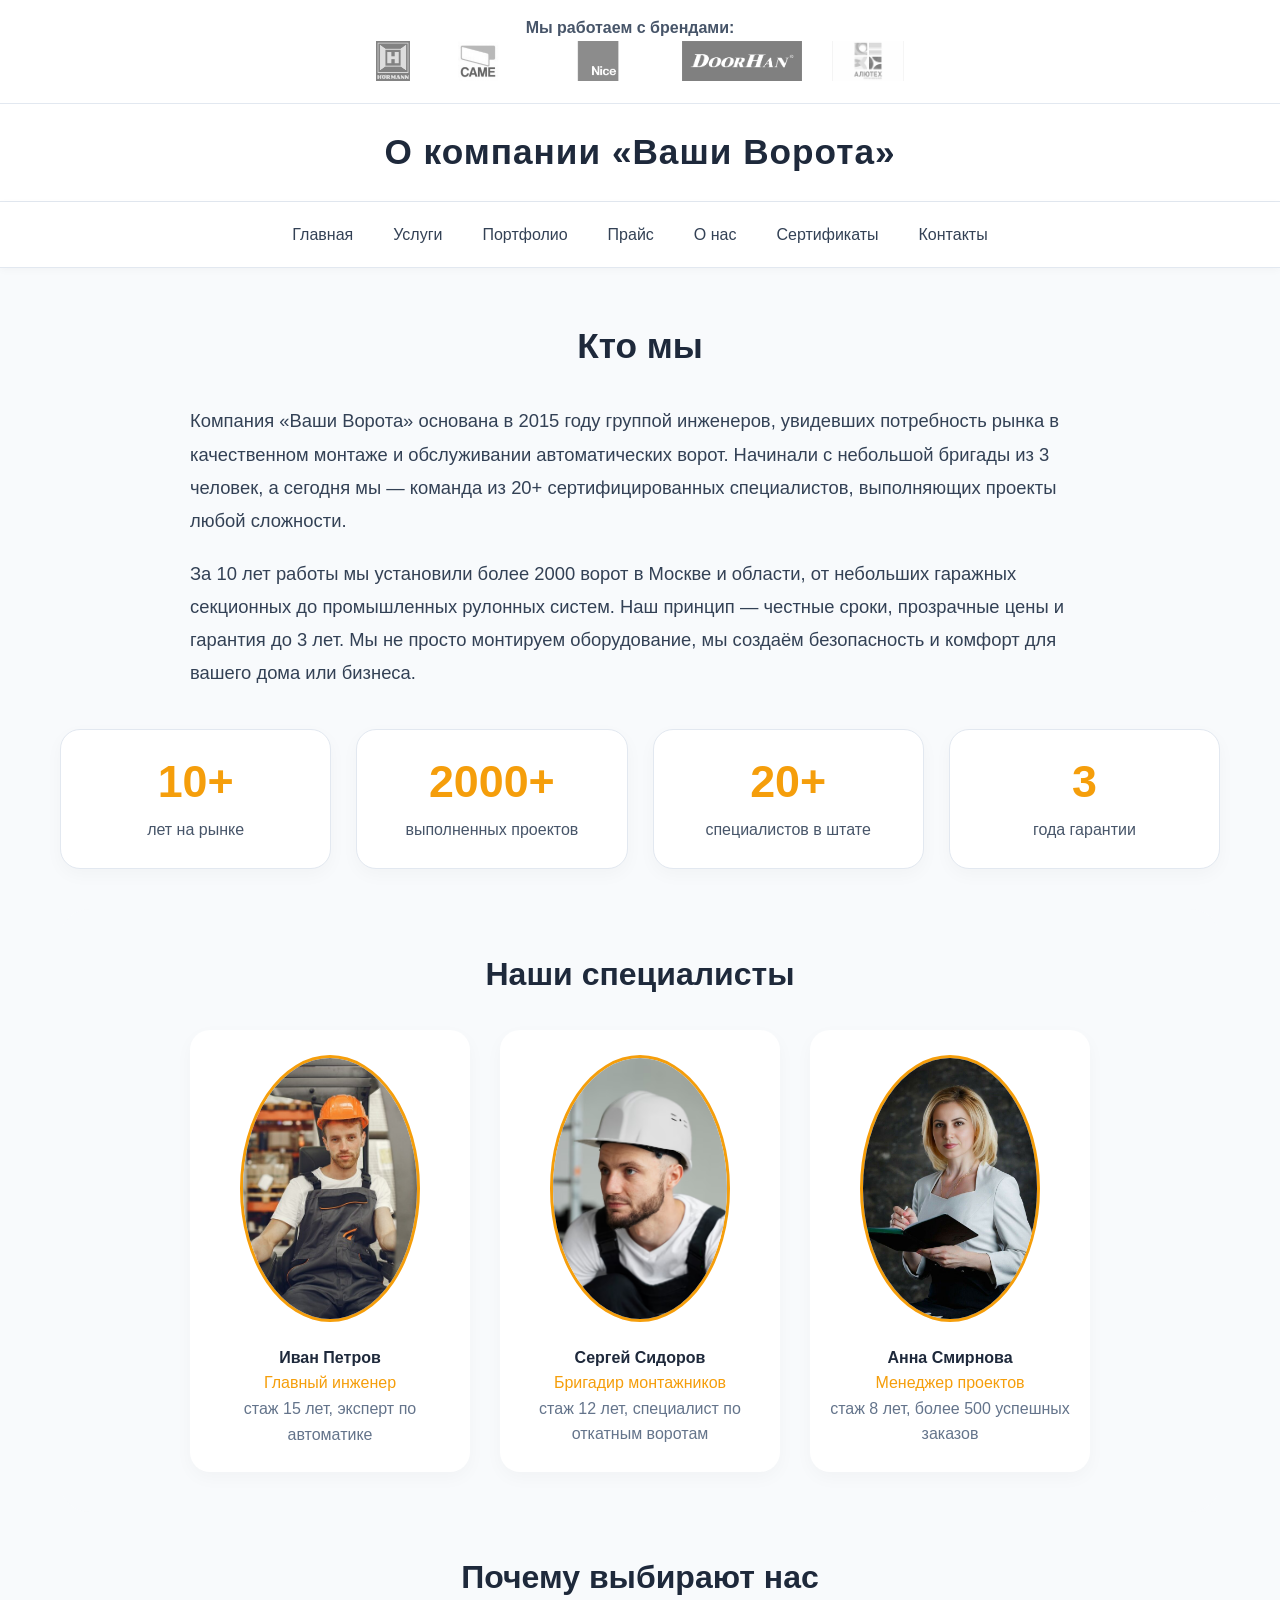
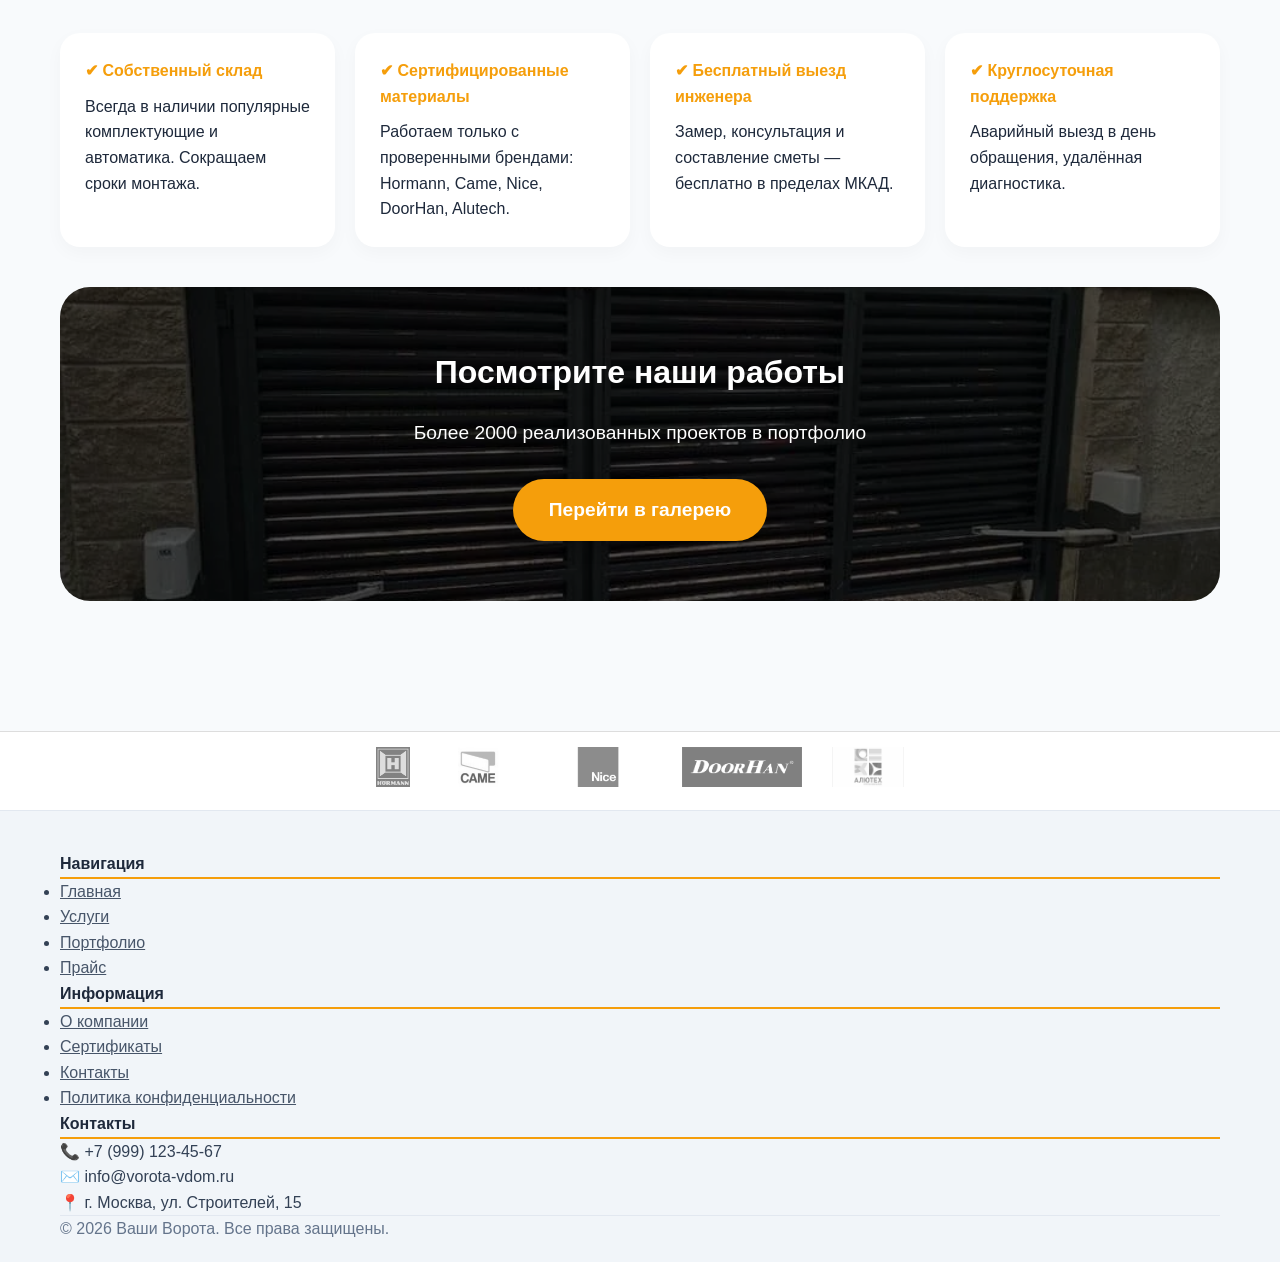
<file: about.html>
<!DOCTYPE html>
<html lang="ru">
<head>
    <meta charset="UTF-8">
    <meta name="viewport" content="width=device-width, initial-scale=1.0">
    <title>О нас - Ваши Ворота</title>
    <link rel="stylesheet" href="style.css">

    <style>
        /* Дополнительные стили для страницы "О нас" */
        .stats-grid {
            display: grid;
            grid-template-columns: repeat(auto-fit, minmax(150px, 1fr));
            gap: 25px;
            margin: 40px 0;
        }
        .stat-item {
            text-align: center;
            background: white;
            padding: 25px 15px;
            border-radius: 20px;
            box-shadow: 0 6px 18px rgba(0,0,0,0.03);
            border: 1px solid #e2e8f0;
        }
        .stat-number {
            font-size: 2.8rem;
            font-weight: 700;
            color: #f59e0b;
            line-height: 1.2;
        }
        .stat-label {
            color: #475569;
            font-size: 1rem;
            margin-top: 8px;
        }
        .team-section {
            background: #f8fafc;
            padding: 40px 20px;
            border-radius: 30px;
            margin: 40px 0;
        }
        .team-card {
            background: white;
            padding: 25px 15px;
            border-radius: 20px;
            box-shadow: 0 6px 18px rgba(0,0,0,0.03);
            transition: transform 0.2s;
            height: 100%;
        }
        .team-card:hover {
            transform: translateY(-5px);
        }
        .team-card img {
            border: 3px solid #f59e0b;
        }
        .gallery-cta {
            background: linear-gradient(rgba(0,0,0,0.55), rgba(0,0,0,0.55)), url('images/portfolio-bg.webp') center/cover;
            color: white;
            padding: 60px 20px;
            border-radius: 30px;
            text-align: center;
            margin: 40px 0;
        }
        .gallery-cta h3 {
            color: white;
            font-size: 2rem;
            margin-bottom: 20px;
        }
        .gallery-cta .btn {
            background: #f59e0b;
            color: white;
            box-shadow: 0 8px 16px rgba(0,0,0,0.2);
            font-size: 1.2rem;
            padding: 16px 36px;
        }
        .history-text {
            font-size: 1.15rem;
            line-height: 1.8;
            color: #334155;
        }
        .advantage-card {
            background: white;
            padding: 25px;
            border-radius: 20px;
            box-shadow: 0 6px 18px rgba(0,0,0,0.03);
            height: 100%;
        }
    </style>
</head>
<body>

    <!-- Бренды сверху -->
    <div class="brands-bar">
        <div class="container">
            <span>Мы работаем с брендами:</span>
            <div class="brand-logos">
            <a href="https://www.hormann.ru/" target="_blank" rel="noopener noreferrer">
                <img src="images/brands/hormann.png" alt="Hörmann">
            </a>
            <a href="https://www.camerussia.com/" target="_blank" rel="noopener noreferrer">
                <img src="images/brands/came.png" alt="CAME">
            </a>
            <a href="https://www.niceforyou.com/ru/" target="_blank" rel="noopener noreferrer">
                <img src="images/brands/nice.png" alt="Nice">
            </a>
            <a href="https://doorhan.ru/" target="_blank" rel="noopener noreferrer">
                <img src="images/brands/doorhan.png" alt="DoorHan">
            </a>
            <a href="https://alutech.ru/" target="_blank" rel="noopener noreferrer">
                <img src="images/brands/alutech.png" alt="Alutech">
            </a>
        </div>
        </div>
    </div>

    <header>
        <div class="container">
            <h1>О компании «Ваши Ворота»</h1>
        </div>
    </header>

    <nav>
        <div class="container">
            <ul>
                <li><a href="index.html">Главная</a></li>
                <li><a href="services.html">Услуги</a></li>
                <li><a href="portfolio.html">Портфолио</a></li>
                <li><a href="pricing.html">Прайс</a></li>
                <li><a href="about.html">О нас</a></li>
                <li><a href="certificates.html">Сертификаты</a></li>
                <li><a href="contacts.html">Контакты</a></li>
            </ul>
        </div>
    </nav>

    <section class="container" style="padding:50px 20px;">
        <h2 style="font-size: 2.2rem; text-align: center; margin-bottom: 30px;">Кто мы</h2>
        <div class="history-text" style="max-width: 900px; margin: 0 auto;">
            <p>Компания «Ваши Ворота» основана в 2015 году группой инженеров, увидевших потребность рынка в качественном монтаже и обслуживании автоматических ворот. Начинали с небольшой бригады из 3 человек, а сегодня мы — команда из 20+ сертифицированных специалистов, выполняющих проекты любой сложности.</p>
            <p style="margin-top: 20px;">За 10 лет работы мы установили более 2000 ворот в Москве и области, от небольших гаражных секционных до промышленных рулонных систем. Наш принцип — честные сроки, прозрачные цены и гарантия до 3 лет. Мы не просто монтируем оборудование, мы создаём безопасность и комфорт для вашего дома или бизнеса.</p>
        </div>

        <!-- Ключевые цифры -->
        <div class="stats-grid">
            <div class="stat-item">
                <div class="stat-number">10+</div>
                <div class="stat-label">лет на рынке</div>
            </div>
            <div class="stat-item">
                <div class="stat-number">2000+</div>
                <div class="stat-label">выполненных проектов</div>
            </div>
            <div class="stat-item">
                <div class="stat-number">20+</div>
                <div class="stat-label">специалистов в штате</div>
            </div>
            <div class="stat-item">
                <div class="stat-number">3</div>
                <div class="stat-label">года гарантии</div>
            </div>
        </div>

        <!-- Блок с командой -->
        <div class="team-section">
            <h3 style="font-size: 2rem; text-align: center; margin-bottom: 30px;">Наши специалисты</h3>
            <div style="display:flex; gap:30px; flex-wrap:wrap; justify-content: center;">
                <div class="team-card" style="flex:1; min-width:220px; max-width:280px; text-align:center;">
                    <img src="images/team/worker1.jpg" style="width:100%; border-radius:50%; max-width:180px; margin-bottom: 15px;" alt="Иван Петров">
                    <h4>Иван Петров</h4>
                    <p style="color:#f59e0b; font-weight:500;">Главный инженер</p>
                    <p style="color:#64748b;">стаж 15 лет, эксперт по автоматике</p>
                </div>
                <div class="team-card" style="flex:1; min-width:220px; max-width:280px; text-align:center;">
                    <img src="images/team/worker2.jpg" style="width:100%; border-radius:50%; max-width:180px; margin-bottom: 15px;" alt="Сергей Сидоров">
                    <h4>Сергей Сидоров</h4>
                    <p style="color:#f59e0b; font-weight:500;">Бригадир монтажников</p>
                    <p style="color:#64748b;">стаж 12 лет, специалист по откатным воротам</p>
                </div>
                <div class="team-card" style="flex:1; min-width:220px; max-width:280px; text-align:center;">
                    <img src="images/team/worker3.jpg" style="width:100%; border-radius:50%; max-width:180px; margin-bottom: 15px;" alt="Анна Смирнова">
                    <h4>Анна Смирнова</h4>
                    <p style="color:#f59e0b; font-weight:500;">Менеджер проектов</p>
                    <p style="color:#64748b;">стаж 8 лет, более 500 успешных заказов</p>
                </div>
            </div>
        </div>

        <!-- Преимущества -->
        <div style="margin-top:40px;">
            <h3 style="font-size: 2rem; text-align: center; margin-bottom: 30px;">Почему выбирают нас</h3>
            <div style="display: grid; grid-template-columns: repeat(auto-fit, minmax(250px, 1fr)); gap: 20px;">
                <div class="advantage-card">
                    <h4 style="color: #f59e0b; margin-bottom: 10px;">✔ Собственный склад</h4>
                    <p>Всегда в наличии популярные комплектующие и автоматика. Сокращаем сроки монтажа.</p>
                </div>
                <div class="advantage-card">
                    <h4 style="color: #f59e0b; margin-bottom: 10px;">✔ Сертифицированные материалы</h4>
                    <p>Работаем только с проверенными брендами: Hormann, Came, Nice, DoorHan, Alutech.</p>
                </div>
                <div class="advantage-card">
                    <h4 style="color: #f59e0b; margin-bottom: 10px;">✔ Бесплатный выезд инженера</h4>
                    <p>Замер, консультация и составление сметы — бесплатно в пределах МКАД.</p>
                </div>
                <div class="advantage-card">
                    <h4 style="color: #f59e0b; margin-bottom: 10px;">✔ Круглосуточная поддержка</h4>
                    <p>Аварийный выезд в день обращения, удалённая диагностика.</p>
                </div>
            </div>
        </div>

        <!-- Кнопка перехода в галерею -->
        <div class="gallery-cta">
            <h3>Посмотрите наши работы</h3>
            <p style="margin-bottom: 30px; font-size: 1.2rem;">Более 2000 реализованных проектов в портфолио</p>
            <a href="portfolio.html" class="btn">Перейти в галерею</a>
        </div>

    </section>

    <!-- Бренды снизу -->
    <div class="brands-bar" style="border-top:1px solid #ddd; border-bottom:none; margin-top: 40px;">
        <div class="container">
            <div class="brand-logos">
            <a href="https://www.hormann.ru/" target="_blank" rel="noopener noreferrer">
                <img src="images/brands/hormann.png" alt="Hörmann">
            </a>
            <a href="https://www.camerussia.com/" target="_blank" rel="noopener noreferrer">
                <img src="images/brands/came.png" alt="CAME">
            </a>
            <a href="https://www.niceforyou.com/ru/" target="_blank" rel="noopener noreferrer">
                <img src="images/brands/nice.png" alt="Nice">
            </a>
            <a href="https://doorhan.ru/" target="_blank" rel="noopener noreferrer">
                <img src="images/brands/doorhan.png" alt="DoorHan">
            </a>
            <a href="https://alutech.ru/" target="_blank" rel="noopener noreferrer">
                <img src="images/brands/alutech.png" alt="Alutech">
            </a>
        </div>
        </div>
    </div>

    <footer>
        <div class="container">
            <div class="footer-grid">
                <div class="footer-col">
                    <h4>Навигация</h4>
                    <ul>
                        <li><a href="index.html">Главная</a></li>
                        <li><a href="services.html">Услуги</a></li>
                        <li><a href="portfolio.html">Портфолио</a></li>
                        <li><a href="pricing.html">Прайс</a></li>
                    </ul>
                </div>
                <div class="footer-col">
                    <h4>Информация</h4>
                    <ul>
                        <li><a href="about.html">О компании</a></li>
                        <li><a href="certificates.html">Сертификаты</a></li>
                        <li><a href="contacts.html">Контакты</a></li>
                        <li><a href="privacy.html">Политика конфиденциальности</a></li>
                    </ul>
                </div>
                <div class="footer-col">
                    <h4>Контакты</h4>
                    <p>📞 +7 (999) 123-45-67</p>
                    <p>✉️ info@vorota-vdom.ru</p>
                    <p>📍 г. Москва, ул. Строителей, 15</p>
                </div>
            </div>
            <div class="copyright">
                <p>© 2026 Ваши Ворота. Все права защищены.</p>
            </div>
        </div>
    </footer>

</body>
</html>
</file>
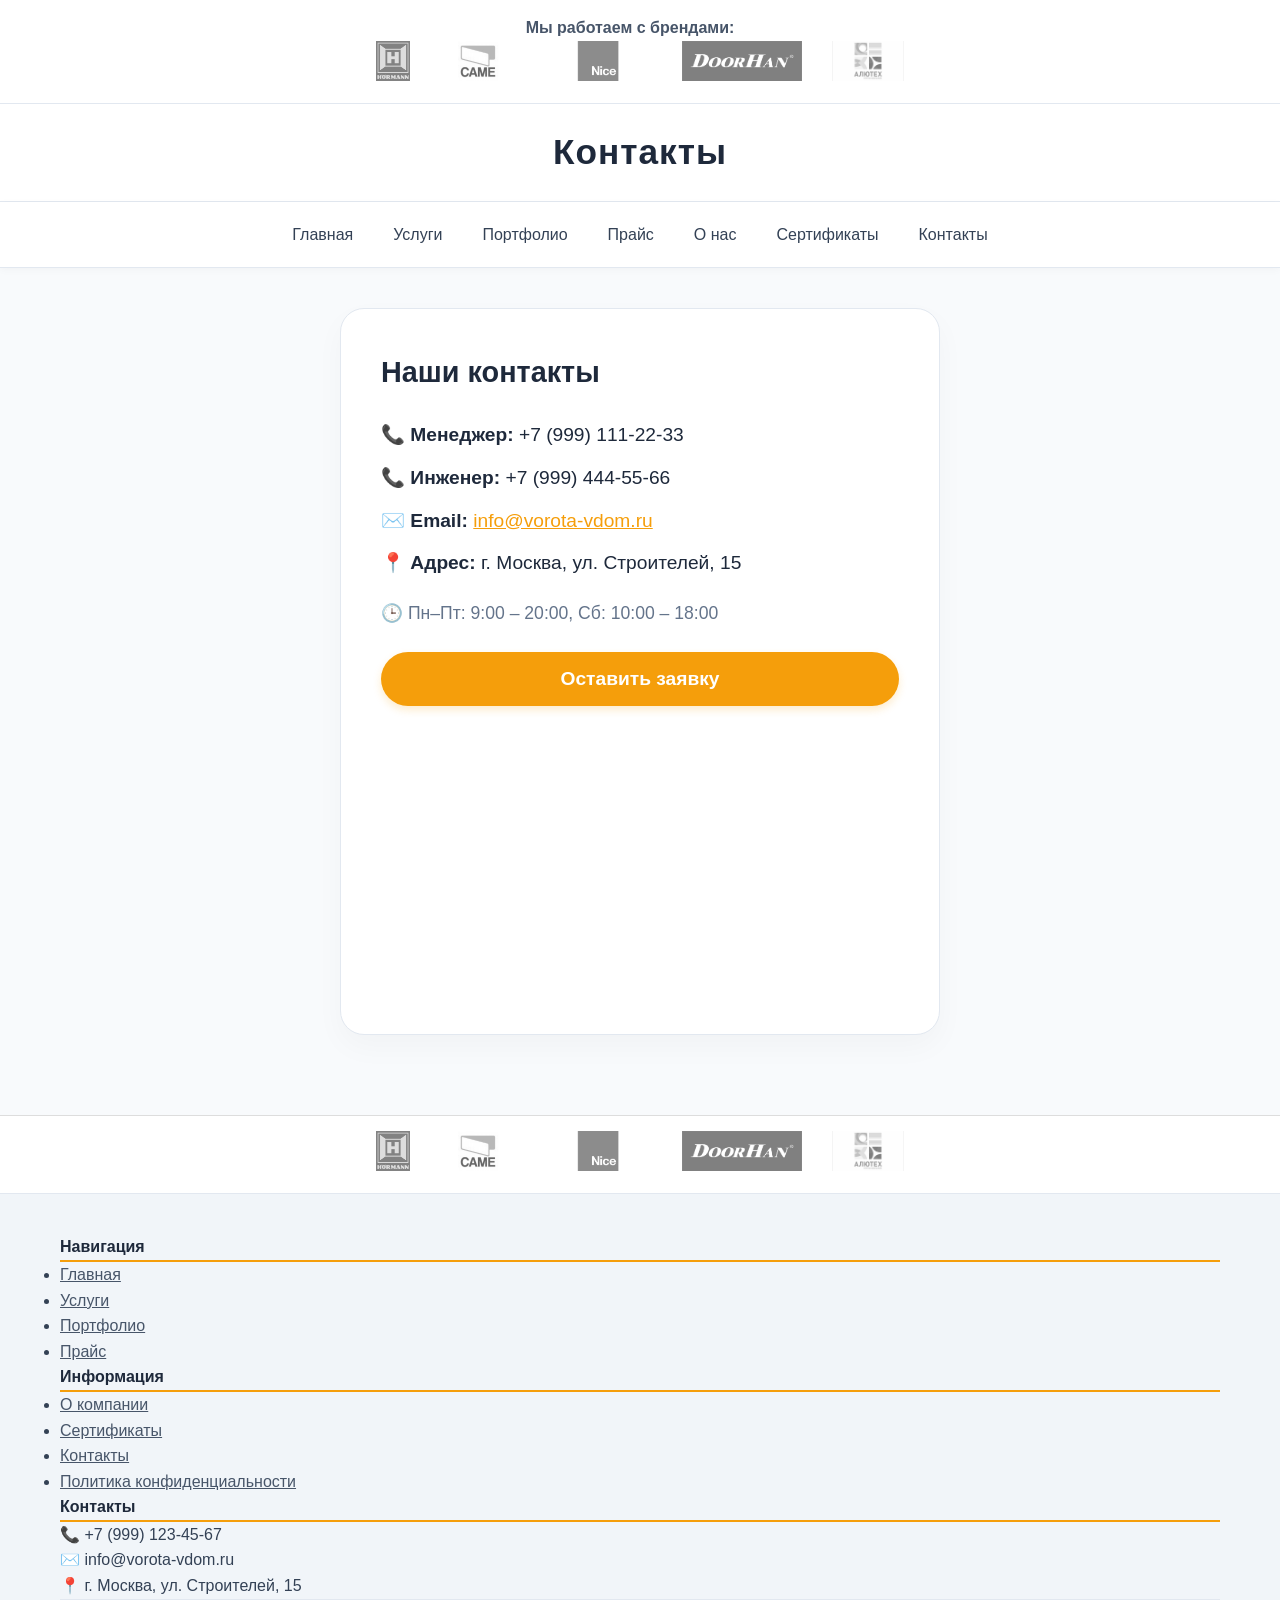
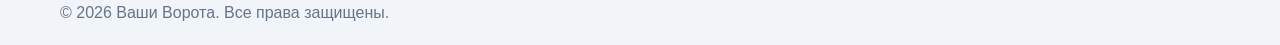
<file: contacts.html>
<!DOCTYPE html>
<html lang="ru">
<head>
    <meta charset="UTF-8">
    <meta name="viewport" content="width=device-width, initial-scale=1.0">
    <title>Контакты - Ваши Ворота</title>
    <link rel="stylesheet" href="style.css">
</head>
<body>

    <!-- Бренды сверху -->
    <div class="brands-bar">
        <div class="container">
            <span>Мы работаем с брендами:</span>
            <div class="brand-logos">
            <a href="https://www.hormann.ru/" target="_blank" rel="noopener noreferrer">
                <img src="images/brands/hormann.png" alt="Hörmann">
            </a>
            <a href="https://www.camerussia.com/" target="_blank" rel="noopener noreferrer">
                <img src="images/brands/came.png" alt="CAME">
            </a>
            <a href="https://www.niceforyou.com/ru/" target="_blank" rel="noopener noreferrer">
                <img src="images/brands/nice.png" alt="Nice">
            </a>
            <a href="https://doorhan.ru/" target="_blank" rel="noopener noreferrer">
                <img src="images/brands/doorhan.png" alt="DoorHan">
            </a>
            <a href="https://alutech.ru/" target="_blank" rel="noopener noreferrer">
                <img src="images/brands/alutech.png" alt="Alutech">
            </a>
        </div>
        </div>
    </div>

    <header>
        <div class="container">
            <h1>Контакты</h1>
        </div>
    </header>

    <nav>
        <div class="container">
            <ul>
                <li><a href="index.html">Главная</a></li>
                <li><a href="services.html">Услуги</a></li>
                <li><a href="portfolio.html">Портфолио</a></li>
                <li><a href="pricing.html">Прайс</a></li>
                <li><a href="about.html">О нас</a></li>
                <li><a href="certificates.html">Сертификаты</a></li>
                <li><a href="contacts.html">Контакты</a></li>
            </ul>
        </div>
    </nav>

    <section class="container" style="padding:40px 0;">
        <div style="max-width: 600px; margin: 0 auto; background: white; padding: 40px; border-radius: 24px; box-shadow: 0 12px 30px rgba(0,0,0,0.03); border: 1px solid #e2e8f0;">
            <h3 style="margin-bottom: 25px; font-size: 1.8rem;">Наши контакты</h3>
            
            <div style="margin-bottom: 25px;">
                <p style="font-size: 1.2rem; margin-bottom: 12px;">📞 <strong>Менеджер:</strong> <a href="tel:+79991112233" style="color: #1e293b; text-decoration: none;">+7 (999) 111-22-33</a></p>
                <p style="font-size: 1.2rem; margin-bottom: 12px;">📞 <strong>Инженер:</strong> <a href="tel:+79994445566" style="color: #1e293b; text-decoration: none;">+7 (999) 444-55-66</a></p>
                <p style="font-size: 1.2rem; margin-bottom: 12px;">✉️ <strong>Email:</strong> <a href="mailto:info@vorota-vdom.ru" style="color: #f59e0b;">info@vorota-vdom.ru</a></p>
                <p style="font-size: 1.2rem; margin-bottom: 12px;">📍 <strong>Адрес:</strong> г. Москва, ул. Строителей, 15</p>
                <p style="font-size: 1.1rem; color: #64748b; margin-top: 20px;">🕒 Пн–Пт: 9:00 – 20:00, Сб: 10:00 – 18:00</p>
            </div>
            
            <button id="showModalBtn" class="btn" style="font-size: 1.2rem; padding: 16px 40px; width: 100%;">Оставить заявку</button>
            
            <!-- Карта (опционально) -->
            <div style="margin-top: 30px; border-radius: 16px; overflow: hidden;">
                <iframe src="https://yandex.ru/map-widget/v1/?ll=37.622504%2C55.753215&z=12&pt=37.622504,55.753215,pm2rdm&lang=ru_RU" width="100%" height="250" frameborder="0" style="border:0;" allowfullscreen></iframe>
            </div>
        </div>
    </section>

    <!-- Модальное окно с формой -->
    <div id="modalForm" class="modal">
        <div class="modal-content">
            <span class="close-modal">&times;</span>
            <h3 style="margin-bottom: 20px;">Быстрая заявка</h3>
            <form id="modalContactForm" action="submit.php" method="post">
                <input type="text" name="name" placeholder="Ваше имя" required>
                <input type="email" name="email" placeholder="Email">
                <input type="tel" name="phone" placeholder="Телефон" required id="modalPhone" inputmode="numeric">
                
                <div style="display: flex; align-items: flex-start; gap: 10px; margin: 15px 0;">
                    <input type="checkbox" id="modalPrivacy" name="privacy" required style="width: 18px; height: 18px;">
                    <label for="modalPrivacy" style="font-size: 0.9rem;">
                        Согласен с 
                        <a href="privacy.html" target="_blank" style="color: #f59e0b;">политикой конфиденциальности</a>
                    </label>
                </div>
                
                <button type="submit" class="btn" style="width: 100%;">Отправить заявку</button>
            </form>
        </div>
    </div>

    <!-- Бренды снизу -->
    <div class="brands-bar" style="border-top:1px solid #ddd; border-bottom:none; margin-top: 40px;">
        <div class="container">
            <div class="brand-logos">
            <a href="https://www.hormann.ru/" target="_blank" rel="noopener noreferrer">
                <img src="images/brands/hormann.png" alt="Hörmann">
            </a>
            <a href="https://www.camerussia.com/" target="_blank" rel="noopener noreferrer">
                <img src="images/brands/came.png" alt="CAME">
            </a>
            <a href="https://www.niceforyou.com/ru/" target="_blank" rel="noopener noreferrer">
                <img src="images/brands/nice.png" alt="Nice">
            </a>
            <a href="https://doorhan.ru/" target="_blank" rel="noopener noreferrer">
                <img src="images/brands/doorhan.png" alt="DoorHan">
            </a>
            <a href="https://alutech.ru/" target="_blank" rel="noopener noreferrer">
                <img src="images/brands/alutech.png" alt="Alutech">
            </a>
        </div>
        </div>
    </div>

    <footer>
        <div class="container">
            <div class="footer-grid">
                <div class="footer-col">
                    <h4>Навигация</h4>
                    <ul>
                        <li><a href="index.html">Главная</a></li>
                        <li><a href="services.html">Услуги</a></li>
                        <li><a href="portfolio.html">Портфолио</a></li>
                        <li><a href="pricing.html">Прайс</a></li>
                    </ul>
                </div>
                <div class="footer-col">
                    <h4>Информация</h4>
                    <ul>
                        <li><a href="about.html">О компании</a></li>
                        <li><a href="certificates.html">Сертификаты</a></li>
                        <li><a href="contacts.html">Контакты</a></li>
                        <li><a href="privacy.html">Политика конфиденциальности</a></li>
                    </ul>
                </div>
                <div class="footer-col">
                    <h4>Контакты</h4>
                    <p>📞 +7 (999) 123-45-67</p>
                    <p>✉️ info@vorota-vdom.ru</p>
                    <p>📍 г. Москва, ул. Строителей, 15</p>
                </div>
            </div>
            <div class="copyright">
                <p>© 2026 Ваши Ворота. Все права защищены.</p>
            </div>
        </div>
    </footer>

    <script src="script.js"></script>
    
</body>
</html>
</file>
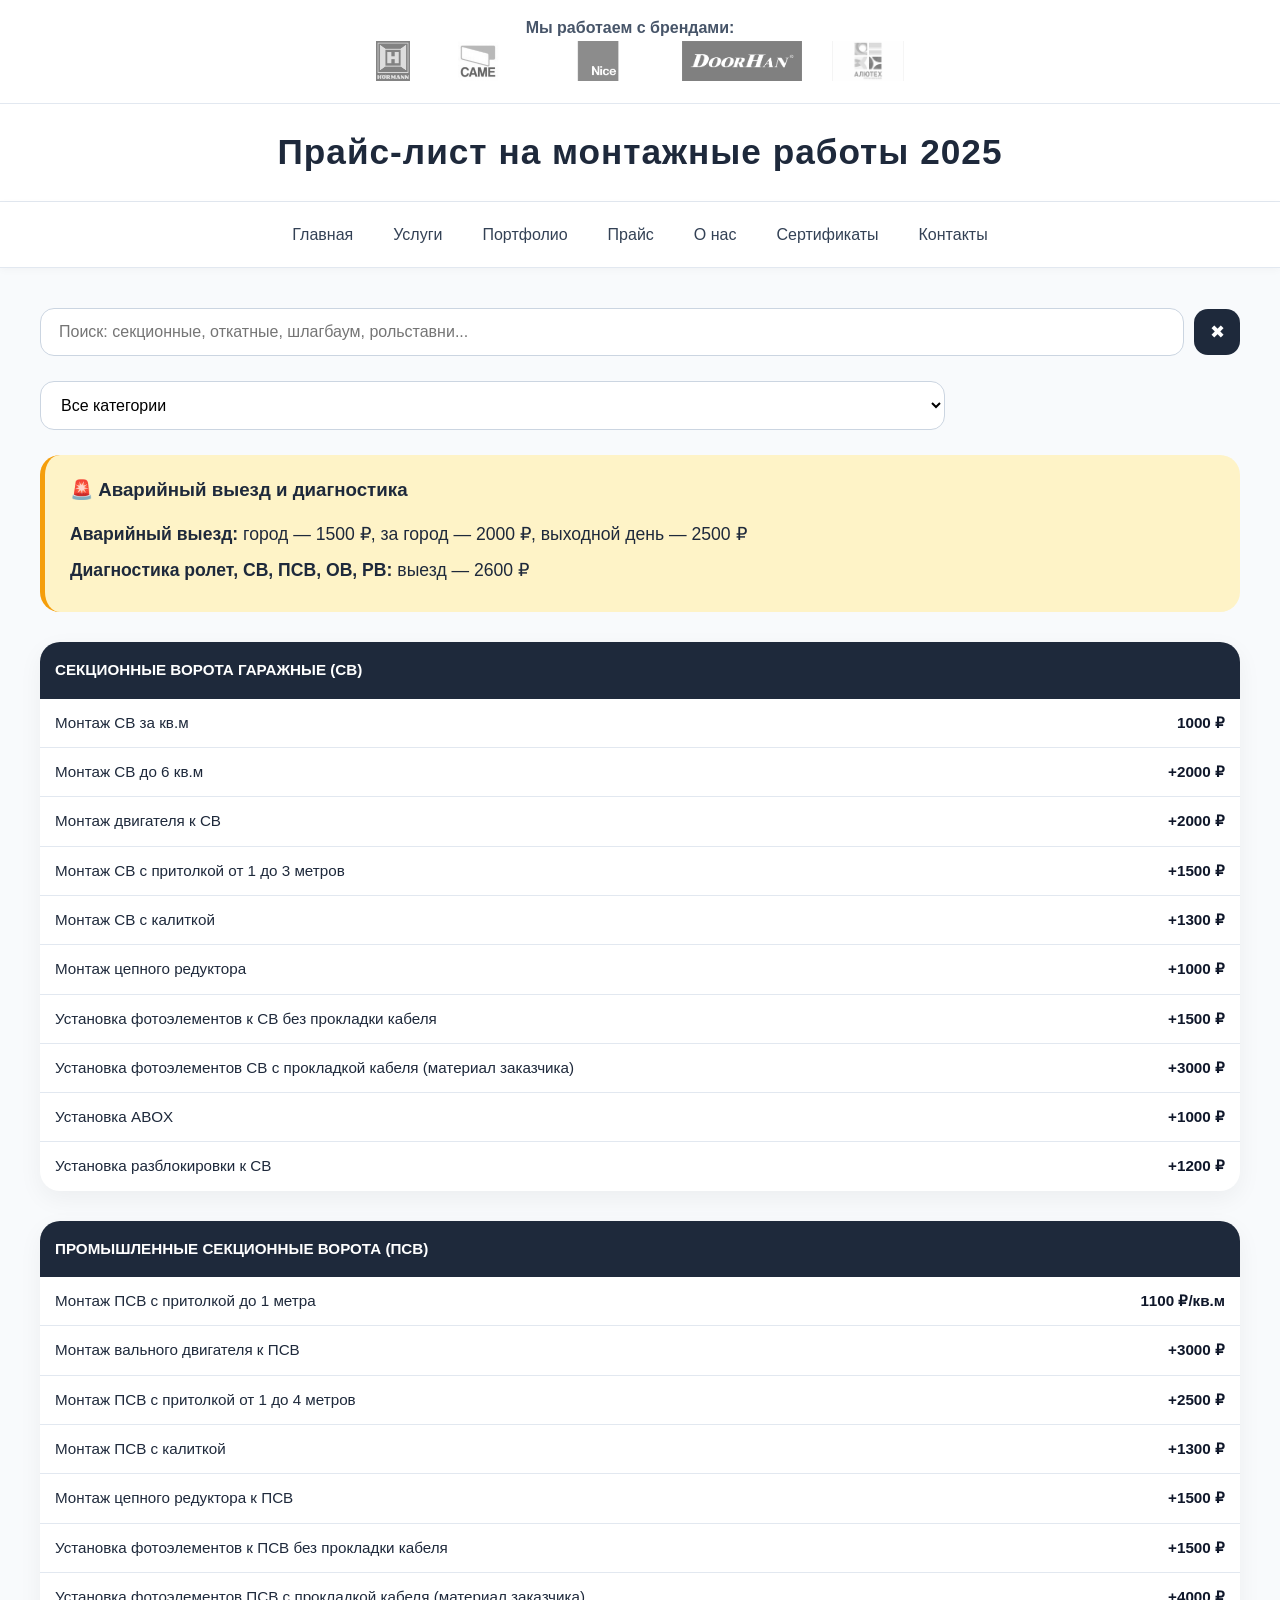
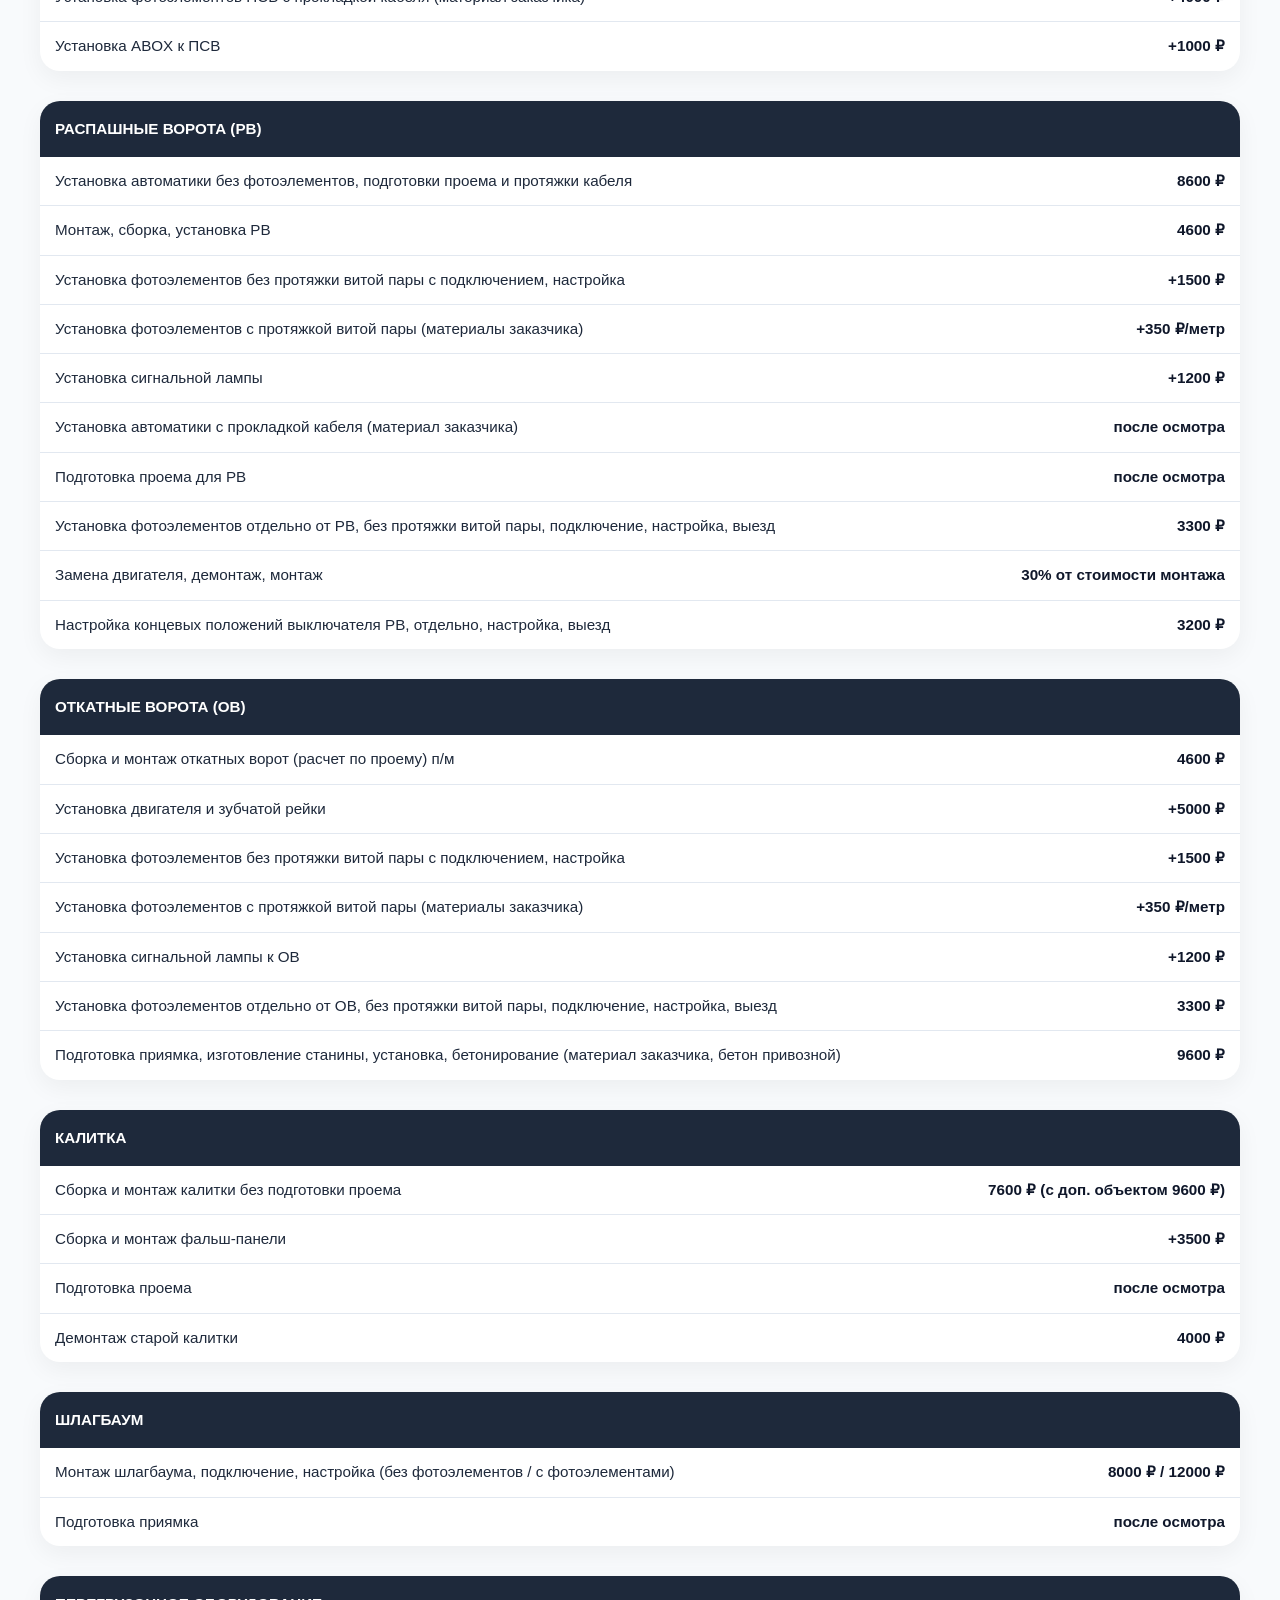
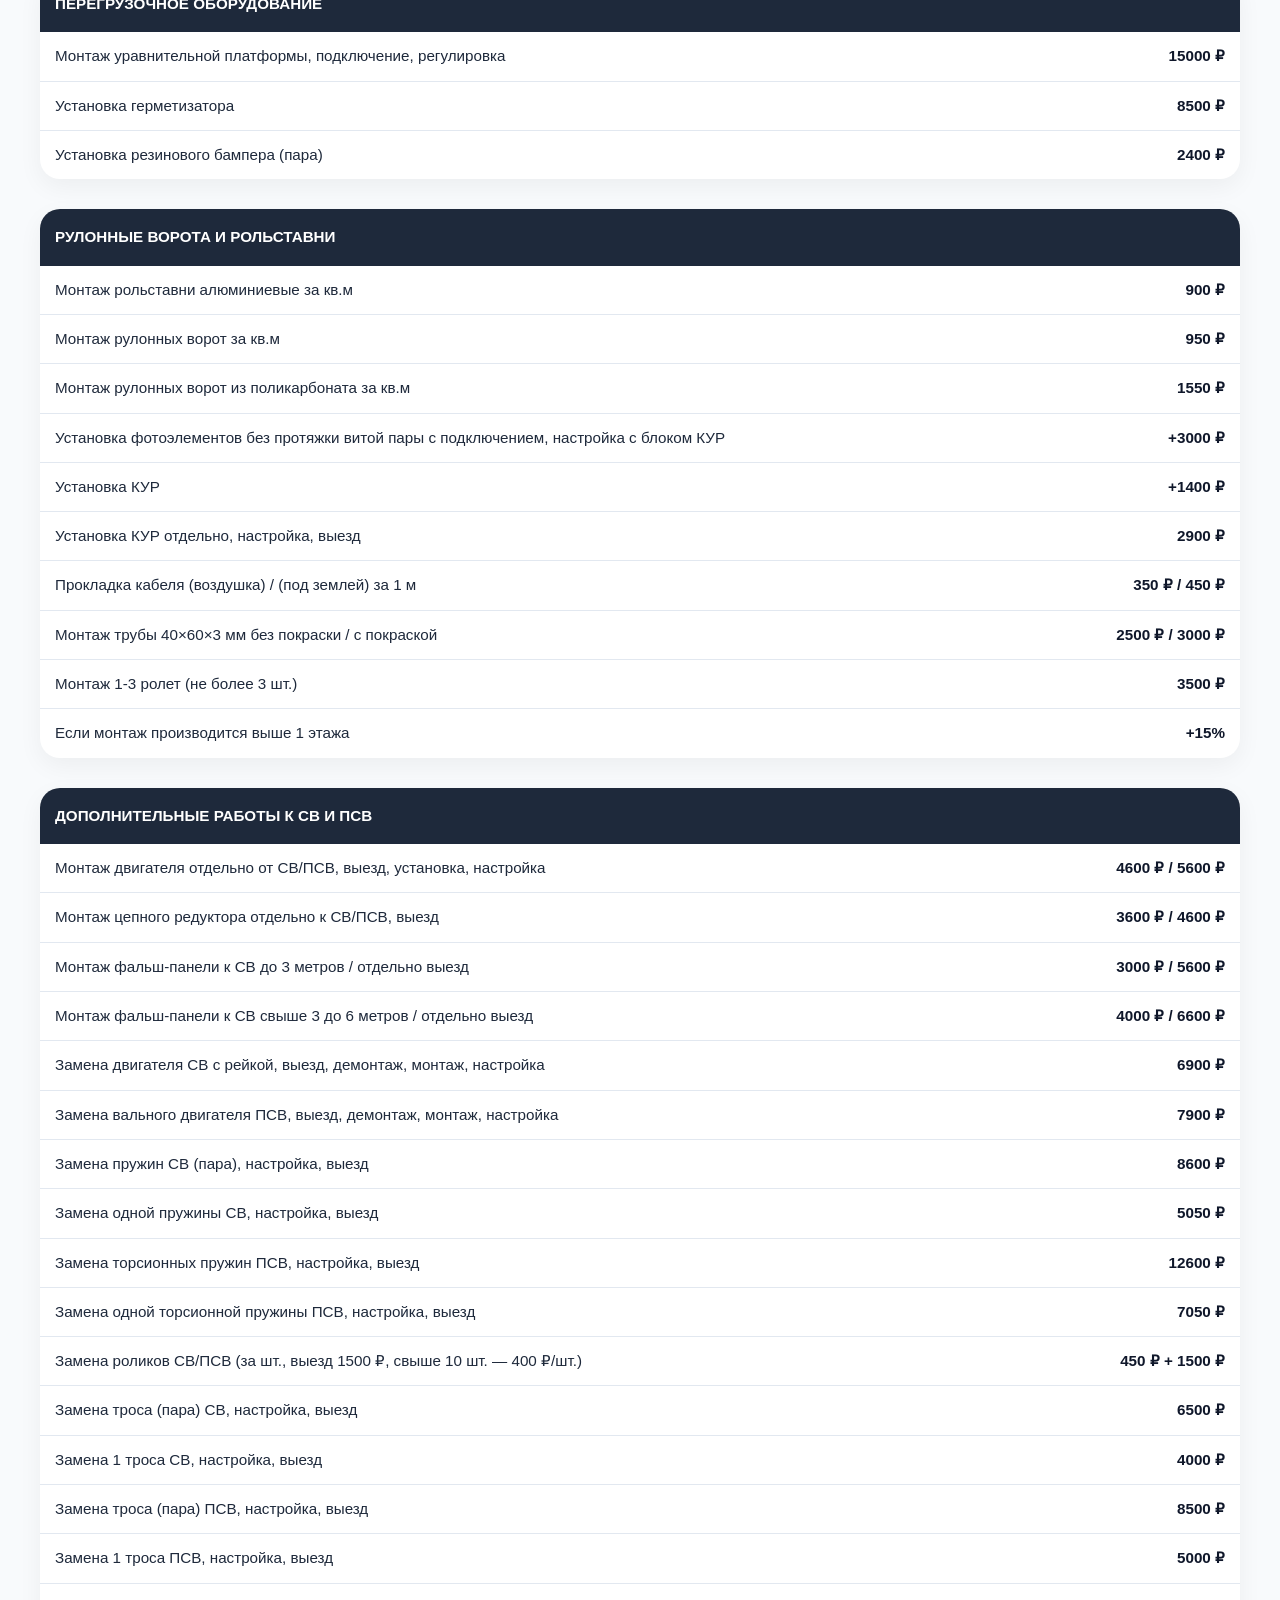
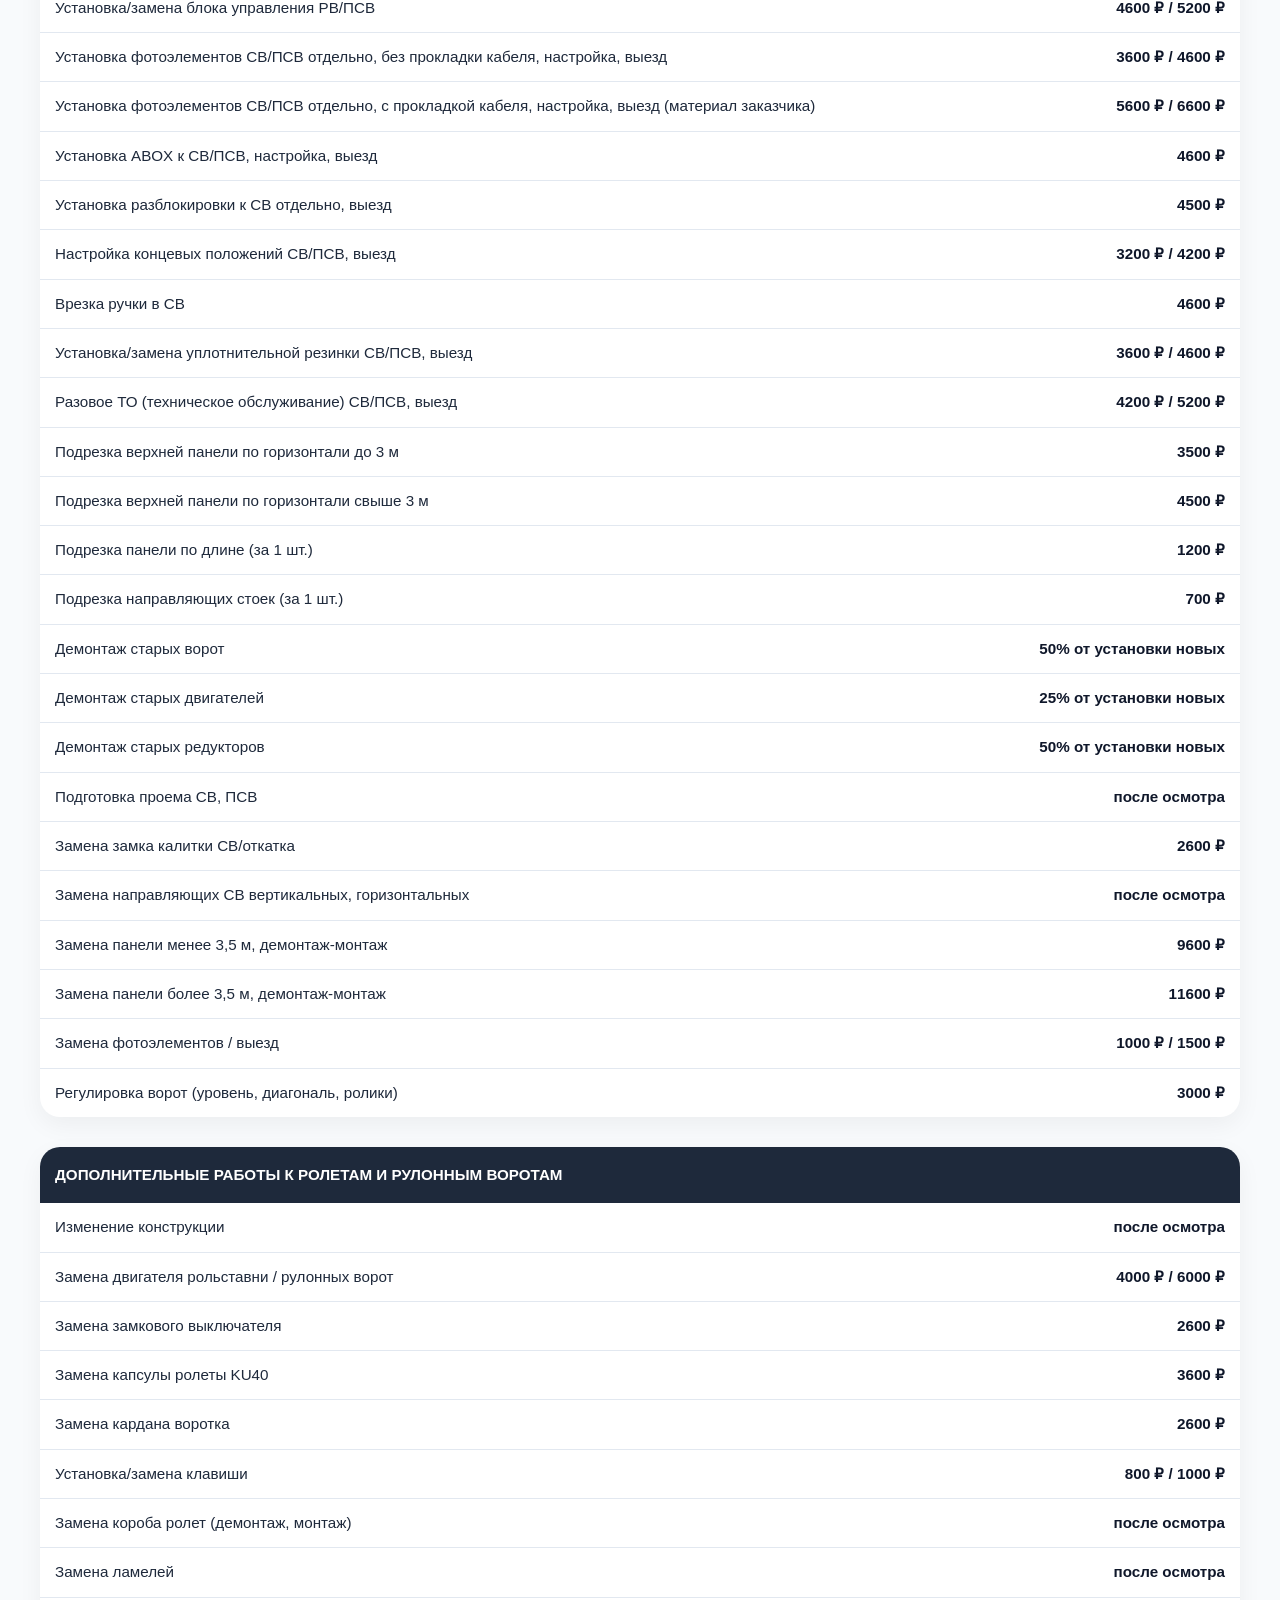
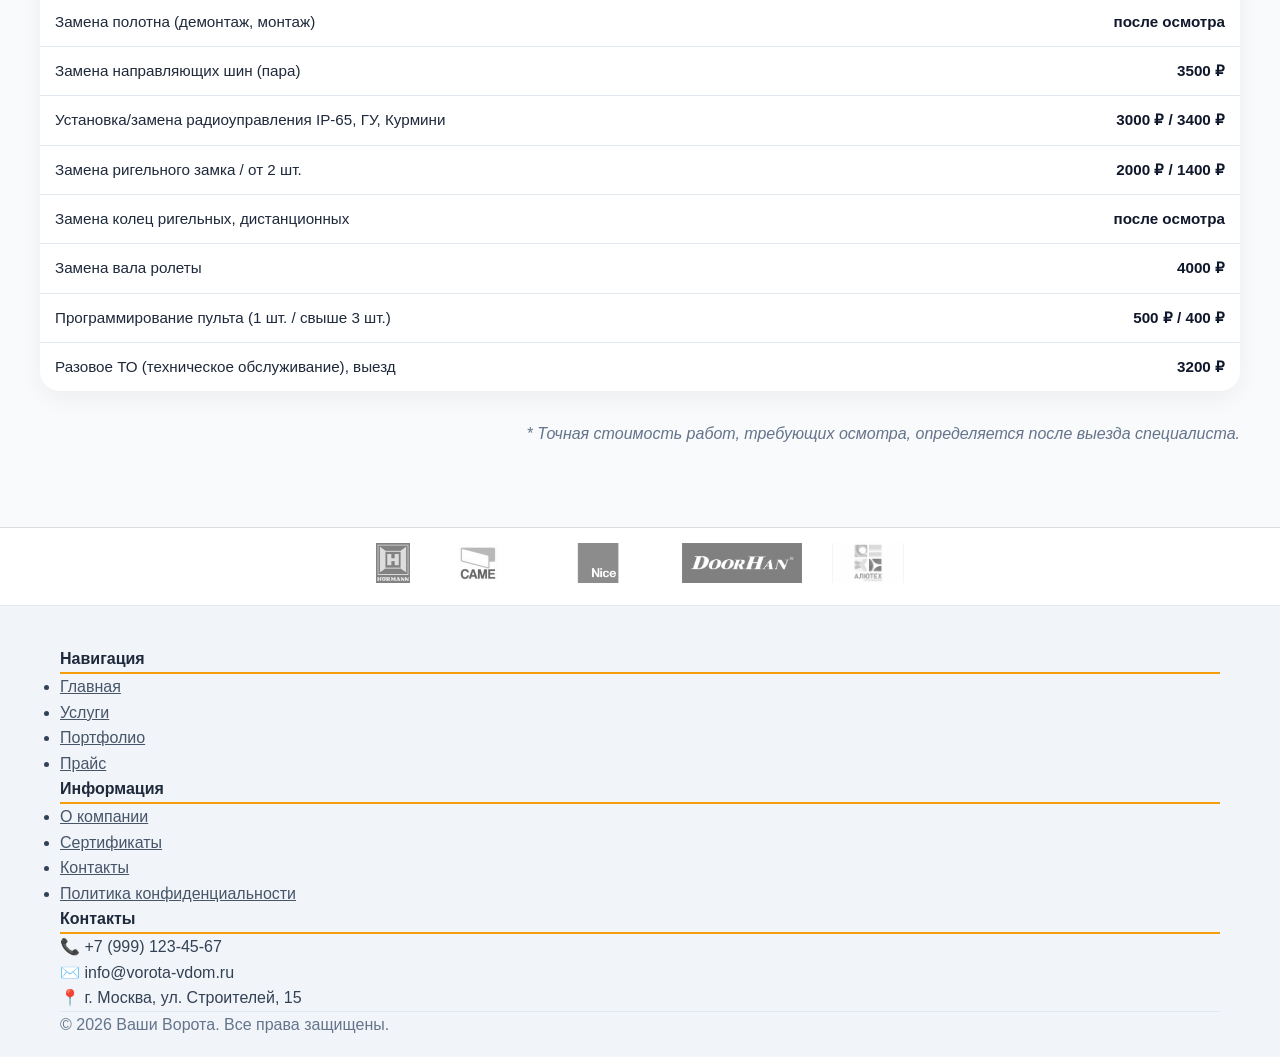
<file: pricing.html>
<!DOCTYPE html>
<html lang="ru">
<head>
    <meta charset="UTF-8">
    <meta name="viewport" content="width=device-width, initial-scale=1.0">
    <title>Прайс-лист 2025 - Ваши Ворота</title>
    <link rel="stylesheet" href="style.css">

    <style>
        /* Дополнительные стили для прайс-таблиц */
        .pricing-wrapper {
            overflow-x: auto;
            margin: 30px 0;
            border-radius: 20px;
            box-shadow: 0 8px 24px rgba(0,0,0,0.05);
            background: white;
        }
        .pricing-table {
            width: 100%;
            border-collapse: collapse;
            font-size: 0.95rem;
            min-width: 700px;
        }
        .pricing-table th {
            background: #1e293b;
            color: white;
            font-weight: 600;
            padding: 16px 15px;
            text-align: left;
            white-space: nowrap;
        }
        .pricing-table td {
            padding: 12px 15px;
            border-bottom: 1px solid #e2e8f0;
            vertical-align: top;
        }
        .pricing-table tr:last-child td {
            border-bottom: none;
        }
        .pricing-table .section-header {
            background: #f1f5f9;
            font-weight: 700;
            color: #0f172a;
            border-top: 2px solid #cbd5e1;
        }
        .pricing-table .section-header td {
            padding: 14px 15px;
        }
        .pricing-table .price {
            text-align: right;
            font-weight: 600;
            color: #0f172a;
            white-space: nowrap;
        }
        .pricing-table .note {
            color: #64748b;
            font-size: 0.9rem;
        }
        .emergency-box {
            background: #fef3c7;
            padding: 20px 25px;
            border-radius: 20px;
            margin-bottom: 30px;
            border-left: 5px solid #f59e0b;
        }
        .emergency-box h3 {
            margin-bottom: 15px;
            color: #1e293b;
        }
        .emergency-box p {
            margin-bottom: 8px;
            font-size: 1.1rem;
        }
        .price-note {
            margin-top: 20px;
            font-style: italic;
            color: #64748b;
            text-align: right;
        }
/* ДОБАВИТЬ В STYLE */
.price-search-box{
    display:flex;
    gap:10px;
    margin-bottom:25px;
    align-items:center;
}

.price-search-box input{
    flex:1;
    padding:14px 18px;
    border:1px solid #cbd5e1;
    border-radius:14px;
    font-size:16px;
    outline:none;
}

.price-search-box input:focus{
    border-color:#2563eb;
}

.price-search-box button{
    width:46px;
    height:46px;
    border:none;
    border-radius:14px;
    cursor:pointer;
    background:#1e293b;
    color:#fff;
    font-size:18px;
}

.no-results{
    text-align:center;
    padding:40px 20px;
    font-size:22px;
    font-weight:700;
    color:#64748b;
}
/* ДОБАВИТЬ В CSS */

.price-tools{
    display:grid;
    grid-template-columns: 1fr 280px;
    gap:15px;
    margin-bottom:25px;
}

#priceFilter{
    padding:14px 16px;
    border:1px solid #cbd5e1;
    border-radius:14px;
    font-size:16px;
    background:#fff;
    cursor:pointer;
}

@media(max-width:768px){
    .price-tools{
        grid-template-columns:1fr;
    }
}
    </style>
</head>
<body>

    <!-- Бренды сверху -->
    <div class="brands-bar">
        <div class="container">
            <span>Мы работаем с брендами:</span>
            <div class="brand-logos">
            <a href="https://www.hormann.ru/" target="_blank" rel="noopener noreferrer">
                <img src="images/brands/hormann.png" alt="Hörmann">
            </a>
            <a href="https://www.camerussia.com/" target="_blank" rel="noopener noreferrer">
                <img src="images/brands/came.png" alt="CAME">
            </a>
            <a href="https://www.niceforyou.com/ru/" target="_blank" rel="noopener noreferrer">
                <img src="images/brands/nice.png" alt="Nice">
            </a>
            <a href="https://doorhan.ru/" target="_blank" rel="noopener noreferrer">
                <img src="images/brands/doorhan.png" alt="DoorHan">
            </a>
            <a href="https://alutech.ru/" target="_blank" rel="noopener noreferrer">
                <img src="images/brands/alutech.png" alt="Alutech">
            </a>
        </div>
        </div>
    </div>

    <header>
        <div class="container">
            <h1>Прайс-лист на монтажные работы 2025</h1>
        </div>
    </header>

    <nav>
        <div class="container">
            <ul>
                <li><a href="index.html">Главная</a></li>
                <li><a href="services.html">Услуги</a></li>
                <li><a href="portfolio.html">Портфолио</a></li>
                <li><a href="pricing.html">Прайс</a></li>
                <li><a href="about.html">О нас</a></li>
                <li><a href="certificates.html">Сертификаты</a></li>
                <li><a href="contacts.html">Контакты</a></li>
            </ul>
        </div>
    </nav>

    <main class="container" style="padding: 40px 0;">

<div class="price-search-box">
    <input 
        type="text" 
        id="priceSearch" 
        placeholder="Поиск: секционные, откатные, шлагбаум, рольставни..."
    >
    <button type="button" id="clearSearch">✖</button>
</div>

<div id="noResultsMessage" style="display:none;" class="no-results">
    Нет сходств
</div>
<!-- ОСТАВЬ ПОИСК И ДОБАВЬ РЯДОМ ФИЛЬТР -->

<div class="price-tools">

   
      
    <!-- фильтр -->
    <select id="priceFilter">
        <option value="">Все категории</option>
        <option value="секционные">Секционные ворота</option>
        <option value="промышленные">Промышленные ворота</option>
        <option value="распашные">Распашные ворота</option>
        <option value="откатные">Откатные ворота</option>
        <option value="калитка">Калитка</option>
        <option value="шлагбаум">Шлагбаум</option>
        <option value="рулонные">Рулонные ворота</option>
        <option value="рольставни">Рольставни</option>
        <option value="дополнительные">Дополнительные работы</option>
    </select>

</div>

<div id="noResultsMessage" class="no-results" style="display:none;">
    Нет сходств
</div>
        <!-- Аварийный выезд и диагностика -->
        <div class="emergency-box">
            <h3>🚨 Аварийный выезд и диагностика</h3>
            <p><strong>Аварийный выезд:</strong> город — 1500 ₽, за город — 2000 ₽, выходной день — 2500 ₽</p>
            <p><strong>Диагностика ролет, СВ, ПСВ, ОВ, РВ:</strong> выезд — 2600 ₽</p>
        </div>

        <!-- СЕКЦИОННЫЕ ВОРОТА ГАРАЖНЫЕ -->
        <div class="pricing-wrapper">
            <table class="pricing-table">
                <thead>
                    <tr><th colspan="2">СЕКЦИОННЫЕ ВОРОТА ГАРАЖНЫЕ (СВ)</th></tr>
                </thead>
                <tbody>
                    <tr><td>Монтаж СВ за кв.м</td><td class="price">1000 ₽</td></tr>
                    <tr><td>Монтаж СВ до 6 кв.м</td><td class="price">+2000 ₽</td></tr>
                    <tr><td>Монтаж двигателя к СВ</td><td class="price">+2000 ₽</td></tr>
                    <tr><td>Монтаж СВ с притолкой от 1 до 3 метров</td><td class="price">+1500 ₽</td></tr>
                    <tr><td>Монтаж СВ с калиткой</td><td class="price">+1300 ₽</td></tr>
                    <tr><td>Монтаж цепного редуктора</td><td class="price">+1000 ₽</td></tr>
                    <tr><td>Установка фотоэлементов к СВ без прокладки кабеля</td><td class="price">+1500 ₽</td></tr>
                    <tr><td>Установка фотоэлементов СВ с прокладкой кабеля (материал заказчика)</td><td class="price">+3000 ₽</td></tr>
                    <tr><td>Установка ABOX</td><td class="price">+1000 ₽</td></tr>
                    <tr><td>Установка разблокировки к СВ</td><td class="price">+1200 ₽</td></tr>
                </tbody>
            </table>
        </div>

        <!-- ПРОМЫШЛЕННЫЕ СЕКЦИОННЫЕ ВОРОТА -->
        <div class="pricing-wrapper">
            <table class="pricing-table">
                <thead>
                    <tr><th colspan="2">ПРОМЫШЛЕННЫЕ СЕКЦИОННЫЕ ВОРОТА (ПСВ)</th></tr>
                </thead>
                <tbody>
                    <tr><td>Монтаж ПСВ с притолкой до 1 метра</td><td class="price">1100 ₽/кв.м</td></tr>
                    <tr><td>Монтаж вального двигателя к ПСВ</td><td class="price">+3000 ₽</td></tr>
                    <tr><td>Монтаж ПСВ с притолкой от 1 до 4 метров</td><td class="price">+2500 ₽</td></tr>
                    <tr><td>Монтаж ПСВ с калиткой</td><td class="price">+1300 ₽</td></tr>
                    <tr><td>Монтаж цепного редуктора к ПСВ</td><td class="price">+1500 ₽</td></tr>
                    <tr><td>Установка фотоэлементов к ПСВ без прокладки кабеля</td><td class="price">+1500 ₽</td></tr>
                    <tr><td>Установка фотоэлементов ПСВ с прокладкой кабеля (материал заказчика)</td><td class="price">+4000 ₽</td></tr>
                    <tr><td>Установка ABOX к ПСВ</td><td class="price">+1000 ₽</td></tr>
                </tbody>
            </table>
        </div>

        <!-- РАСПАШНЫЕ ВОРОТА -->
        <div class="pricing-wrapper">
            <table class="pricing-table">
                <thead>
                    <tr><th colspan="2">РАСПАШНЫЕ ВОРОТА (РВ)</th></tr>
                </thead>
                <tbody>
                    <tr><td>Установка автоматики без фотоэлементов, подготовки проема и протяжки кабеля</td><td class="price">8600 ₽</td></tr>
                    <tr><td>Монтаж, сборка, установка РВ</td><td class="price">4600 ₽</td></tr>
                    <tr><td>Установка фотоэлементов без протяжки витой пары с подключением, настройка</td><td class="price">+1500 ₽</td></tr>
                    <tr><td>Установка фотоэлементов с протяжкой витой пары (материалы заказчика)</td><td class="price">+350 ₽/метр</td></tr>
                    <tr><td>Установка сигнальной лампы</td><td class="price">+1200 ₽</td></tr>
                    <tr><td>Установка автоматики с прокладкой кабеля (материал заказчика)</td><td class="price">после осмотра</td></tr>
                    <tr><td>Подготовка проема для РВ</td><td class="price">после осмотра</td></tr>
                    <tr><td>Установка фотоэлементов отдельно от РВ, без протяжки витой пары, подключение, настройка, выезд</td><td class="price">3300 ₽</td></tr>
                    <tr><td>Замена двигателя, демонтаж, монтаж</td><td class="price">30% от стоимости монтажа</td></tr>
                    <tr><td>Настройка концевых положений выключателя РВ, отдельно, настройка, выезд</td><td class="price">3200 ₽</td></tr>
                </tbody>
            </table>
        </div>

        <!-- ОТКАТНЫЕ ВОРОТА -->
        <div class="pricing-wrapper">
            <table class="pricing-table">
                <thead>
                    <tr><th colspan="2">ОТКАТНЫЕ ВОРОТА (ОВ)</th></tr>
                </thead>
                <tbody>
                    <tr><td>Сборка и монтаж откатных ворот (расчет по проему) п/м</td><td class="price">4600 ₽</td></tr>
                    <tr><td>Установка двигателя и зубчатой рейки</td><td class="price">+5000 ₽</td></tr>
                    <tr><td>Установка фотоэлементов без протяжки витой пары с подключением, настройка</td><td class="price">+1500 ₽</td></tr>
                    <tr><td>Установка фотоэлементов с протяжкой витой пары (материалы заказчика)</td><td class="price">+350 ₽/метр</td></tr>
                    <tr><td>Установка сигнальной лампы к ОВ</td><td class="price">+1200 ₽</td></tr>
                    <tr><td>Установка фотоэлементов отдельно от ОВ, без протяжки витой пары, подключение, настройка, выезд</td><td class="price">3300 ₽</td></tr>
                    <tr><td>Подготовка приямка, изготовление станины, установка, бетонирование (материал заказчика, бетон привозной)</td><td class="price">9600 ₽</td></tr>
                </tbody>
            </table>
        </div>

        <!-- КАЛИТКА -->
        <div class="pricing-wrapper">
            <table class="pricing-table">
                <thead>
                    <tr><th colspan="2">КАЛИТКА</th></tr>
                </thead>
                <tbody>
                    <tr><td>Сборка и монтаж калитки без подготовки проема</td><td class="price">7600 ₽ (с доп. объектом 9600 ₽)</td></tr>
                    <tr><td>Сборка и монтаж фальш-панели</td><td class="price">+3500 ₽</td></tr>
                    <tr><td>Подготовка проема</td><td class="price">после осмотра</td></tr>
                    <tr><td>Демонтаж старой калитки</td><td class="price">4000 ₽</td></tr>
                </tbody>
            </table>
        </div>

        <!-- ШЛАГБАУМ -->
        <div class="pricing-wrapper">
            <table class="pricing-table">
                <thead>
                    <tr><th colspan="2">ШЛАГБАУМ</th></tr>
                </thead>
                <tbody>
                    <tr><td>Монтаж шлагбаума, подключение, настройка (без фотоэлементов / с фотоэлементами)</td><td class="price">8000 ₽ / 12000 ₽</td></tr>
                    <tr><td>Подготовка приямка</td><td class="price">после осмотра</td></tr>
                </tbody>
            </table>
        </div>

        <!-- ПЕРЕГРУЗОЧНОЕ ОБОРУДОВАНИЕ -->
        <div class="pricing-wrapper">
            <table class="pricing-table">
                <thead>
                    <tr><th colspan="2">ПЕРЕГРУЗОЧНОЕ ОБОРУДОВАНИЕ</th></tr>
                </thead>
                <tbody>
                    <tr><td>Монтаж уравнительной платформы, подключение, регулировка</td><td class="price">15000 ₽</td></tr>
                    <tr><td>Установка герметизатора</td><td class="price">8500 ₽</td></tr>
                    <tr><td>Установка резинового бампера (пара)</td><td class="price">2400 ₽</td></tr>
                </tbody>
            </table>
        </div>

        <!-- РУЛОННЫЕ ВОРОТА / РОЛЕТЫ -->
        <div class="pricing-wrapper">
            <table class="pricing-table">
                <thead>
                    <tr><th colspan="2">РУЛОННЫЕ ВОРОТА И РОЛЬСТАВНИ</th></tr>
                </thead>
                <tbody>
                    <tr><td>Монтаж рольставни алюминиевые за кв.м</td><td class="price">900 ₽</td></tr>
                    <tr><td>Монтаж рулонных ворот за кв.м</td><td class="price">950 ₽</td></tr>
                    <tr><td>Монтаж рулонных ворот из поликарбоната за кв.м</td><td class="price">1550 ₽</td></tr>
                    <tr><td>Установка фотоэлементов без протяжки витой пары с подключением, настройка с блоком КУР</td><td class="price">+3000 ₽</td></tr>
                    <tr><td>Установка КУР</td><td class="price">+1400 ₽</td></tr>
                    <tr><td>Установка КУР отдельно, настройка, выезд</td><td class="price">2900 ₽</td></tr>
                    <tr><td>Прокладка кабеля (воздушка) / (под землей) за 1 м</td><td class="price">350 ₽ / 450 ₽</td></tr>
                    <tr><td>Монтаж трубы 40×60×3 мм без покраски / с покраской</td><td class="price">2500 ₽ / 3000 ₽</td></tr>
                    <tr><td>Монтаж 1-3 ролет (не более 3 шт.)</td><td class="price">3500 ₽</td></tr>
                    <tr><td>Если монтаж производится выше 1 этажа</td><td class="price">+15%</td></tr>
                </tbody>
            </table>
        </div>

        <!-- ДОПОЛНИТЕЛЬНЫЕ РАБОТЫ к СВ, ПСВ -->
        <div class="pricing-wrapper">
            <table class="pricing-table">
                <thead>
                    <tr><th colspan="2">ДОПОЛНИТЕЛЬНЫЕ РАБОТЫ К СВ И ПСВ</th></tr>
                </thead>
                <tbody>
                    <tr><td>Монтаж двигателя отдельно от СВ/ПСВ, выезд, установка, настройка</td><td class="price">4600 ₽ / 5600 ₽</td></tr>
                    <tr><td>Монтаж цепного редуктора отдельно к СВ/ПСВ, выезд</td><td class="price">3600 ₽ / 4600 ₽</td></tr>
                    <tr><td>Монтаж фальш-панели к СВ до 3 метров / отдельно выезд</td><td class="price">3000 ₽ / 5600 ₽</td></tr>
                    <tr><td>Монтаж фальш-панели к СВ свыше 3 до 6 метров / отдельно выезд</td><td class="price">4000 ₽ / 6600 ₽</td></tr>
                    <tr><td>Замена двигателя СВ с рейкой, выезд, демонтаж, монтаж, настройка</td><td class="price">6900 ₽</td></tr>
                    <tr><td>Замена вального двигателя ПСВ, выезд, демонтаж, монтаж, настройка</td><td class="price">7900 ₽</td></tr>
                    <tr><td>Замена пружин СВ (пара), настройка, выезд</td><td class="price">8600 ₽</td></tr>
                    <tr><td>Замена одной пружины СВ, настройка, выезд</td><td class="price">5050 ₽</td></tr>
                    <tr><td>Замена торсионных пружин ПСВ, настройка, выезд</td><td class="price">12600 ₽</td></tr>
                    <tr><td>Замена одной торсионной пружины ПСВ, настройка, выезд</td><td class="price">7050 ₽</td></tr>
                    <tr><td>Замена роликов СВ/ПСВ (за шт., выезд 1500 ₽, свыше 10 шт. — 400 ₽/шт.)</td><td class="price">450 ₽ + 1500 ₽</td></tr>
                    <tr><td>Замена троса (пара) СВ, настройка, выезд</td><td class="price">6500 ₽</td></tr>
                    <tr><td>Замена 1 троса СВ, настройка, выезд</td><td class="price">4000 ₽</td></tr>
                    <tr><td>Замена троса (пара) ПСВ, настройка, выезд</td><td class="price">8500 ₽</td></tr>
                    <tr><td>Замена 1 троса ПСВ, настройка, выезд</td><td class="price">5000 ₽</td></tr>
                    <tr><td>Установка/замена блока управления РВ/ПСВ</td><td class="price">4600 ₽ / 5200 ₽</td></tr>
                    <tr><td>Установка фотоэлементов СВ/ПСВ отдельно, без прокладки кабеля, настройка, выезд</td><td class="price">3600 ₽ / 4600 ₽</td></tr>
                    <tr><td>Установка фотоэлементов СВ/ПСВ отдельно, с прокладкой кабеля, настройка, выезд (материал заказчика)</td><td class="price">5600 ₽ / 6600 ₽</td></tr>
                    <tr><td>Установка ABOX к СВ/ПСВ, настройка, выезд</td><td class="price">4600 ₽</td></tr>
                    <tr><td>Установка разблокировки к СВ отдельно, выезд</td><td class="price">4500 ₽</td></tr>
                    <tr><td>Настройка концевых положений СВ/ПСВ, выезд</td><td class="price">3200 ₽ / 4200 ₽</td></tr>
                    <tr><td>Врезка ручки в СВ</td><td class="price">4600 ₽</td></tr>
                    <tr><td>Установка/замена уплотнительной резинки СВ/ПСВ, выезд</td><td class="price">3600 ₽ / 4600 ₽</td></tr>
                    <tr><td>Разовое ТО (техническое обслуживание) СВ/ПСВ, выезд</td><td class="price">4200 ₽ / 5200 ₽</td></tr>
                    <tr><td>Подрезка верхней панели по горизонтали до 3 м</td><td class="price">3500 ₽</td></tr>
                    <tr><td>Подрезка верхней панели по горизонтали свыше 3 м</td><td class="price">4500 ₽</td></tr>
                    <tr><td>Подрезка панели по длине (за 1 шт.)</td><td class="price">1200 ₽</td></tr>
                    <tr><td>Подрезка направляющих стоек (за 1 шт.)</td><td class="price">700 ₽</td></tr>
                    <tr><td>Демонтаж старых ворот</td><td class="price">50% от установки новых</td></tr>
                    <tr><td>Демонтаж старых двигателей</td><td class="price">25% от установки новых</td></tr>
                    <tr><td>Демонтаж старых редукторов</td><td class="price">50% от установки новых</td></tr>
                    <tr><td>Подготовка проема СВ, ПСВ</td><td class="price">после осмотра</td></tr>
                    <tr><td>Замена замка калитки СВ/откатка</td><td class="price">2600 ₽</td></tr>
                    <tr><td>Замена направляющих СВ вертикальных, горизонтальных</td><td class="price">после осмотра</td></tr>
                    <tr><td>Замена панели менее 3,5 м, демонтаж-монтаж</td><td class="price">9600 ₽</td></tr>
                    <tr><td>Замена панели более 3,5 м, демонтаж-монтаж</td><td class="price">11600 ₽</td></tr>
                    <tr><td>Замена фотоэлементов / выезд</td><td class="price">1000 ₽ / 1500 ₽</td></tr>
                    <tr><td>Регулировка ворот (уровень, диагональ, ролики)</td><td class="price">3000 ₽</td></tr>
                </tbody>
            </table>
        </div>

        <!-- ДОП. РАБОТЫ К РОЛЕТАМ -->
        <div class="pricing-wrapper">
            <table class="pricing-table">
                <thead>
                    <tr><th colspan="2">ДОПОЛНИТЕЛЬНЫЕ РАБОТЫ К РОЛЕТАМ И РУЛОННЫМ ВОРОТАМ</th></tr>
                </thead>
                <tbody>
                    <tr><td>Изменение конструкции</td><td class="price">после осмотра</td></tr>
                    <tr><td>Замена двигателя рольставни / рулонных ворот</td><td class="price">4000 ₽ / 6000 ₽</td></tr>
                    <tr><td>Замена замкового выключателя</td><td class="price">2600 ₽</td></tr>
                    <tr><td>Замена капсулы ролеты KU40</td><td class="price">3600 ₽</td></tr>
                    <tr><td>Замена кардана воротка</td><td class="price">2600 ₽</td></tr>
                    <tr><td>Установка/замена клавиши</td><td class="price">800 ₽ / 1000 ₽</td></tr>
                    <tr><td>Замена короба ролет (демонтаж, монтаж)</td><td class="price">после осмотра</td></tr>
                    <tr><td>Замена ламелей</td><td class="price">после осмотра</td></tr>
                    <tr><td>Замена полотна (демонтаж, монтаж)</td><td class="price">после осмотра</td></tr>
                    <tr><td>Замена направляющих шин (пара)</td><td class="price">3500 ₽</td></tr>
                    <tr><td>Установка/замена радиоуправления IP-65, ГУ, Курмини</td><td class="price">3000 ₽ / 3400 ₽</td></tr>
                    <tr><td>Замена ригельного замка / от 2 шт.</td><td class="price">2000 ₽ / 1400 ₽</td></tr>
                    <tr><td>Замена колец ригельных, дистанционных</td><td class="price">после осмотра</td></tr>
                    <tr><td>Замена вала ролеты</td><td class="price">4000 ₽</td></tr>
                    <tr><td>Программирование пульта (1 шт. / свыше 3 шт.)</td><td class="price">500 ₽ / 400 ₽</td></tr>
                    <tr><td>Разовое ТО (техническое обслуживание), выезд</td><td class="price">3200 ₽</td></tr>
                </tbody>
            </table>
        </div>

        <p class="price-note">* Точная стоимость работ, требующих осмотра, определяется после выезда специалиста.</p>

    </main>

    <!-- Бренды снизу -->
    <div class="brands-bar" style="border-top:1px solid #ddd; border-bottom:none; margin-top: 40px;">
        <div class="container">
            <div class="brand-logos">
            <a href="https://www.hormann.ru/" target="_blank" rel="noopener noreferrer">
                <img src="images/brands/hormann.png" alt="Hörmann">
            </a>
            <a href="https://www.camerussia.com/" target="_blank" rel="noopener noreferrer">
                <img src="images/brands/came.png" alt="CAME">
            </a>
            <a href="https://www.niceforyou.com/ru/" target="_blank" rel="noopener noreferrer">
                <img src="images/brands/nice.png" alt="Nice">
            </a>
            <a href="https://doorhan.ru/" target="_blank" rel="noopener noreferrer">
                <img src="images/brands/doorhan.png" alt="DoorHan">
            </a>
            <a href="https://alutech.ru/" target="_blank" rel="noopener noreferrer">
                <img src="images/brands/alutech.png" alt="Alutech">
            </a>
        </div>
        </div>
    </div>

    <footer>
        <div class="container">
            <div class="footer-grid">
                <div class="footer-col">
                    <h4>Навигация</h4>
                    <ul>
                        <li><a href="index.html">Главная</a></li>
                        <li><a href="services.html">Услуги</a></li>
                        <li><a href="portfolio.html">Портфолио</a></li>
                        <li><a href="pricing.html">Прайс</a></li>
                    </ul>
                </div>
                <div class="footer-col">
                    <h4>Информация</h4>
                    <ul>
                        <li><a href="about.html">О компании</a></li>
                        <li><a href="certificates.html">Сертификаты</a></li>
                        <li><a href="contacts.html">Контакты</a></li>
                        <li><a href="privacy.html">Политика конфиденциальности</a></li>
                    </ul>
                </div>
                <div class="footer-col">
                    <h4>Контакты</h4>
                    <p>📞 +7 (999) 123-45-67</p>
                    <p>✉️ info@vorota-vdom.ru</p>
                    <p>📍 г. Москва, ул. Строителей, 15</p>
                </div>
            </div>
            <div class="copyright">
                <p>© 2026 Ваши Ворота. Все права защищены.</p>
            </div>
        </div>
    </footer>
<script src="script.js"></script>
</body>
</html>
</file>
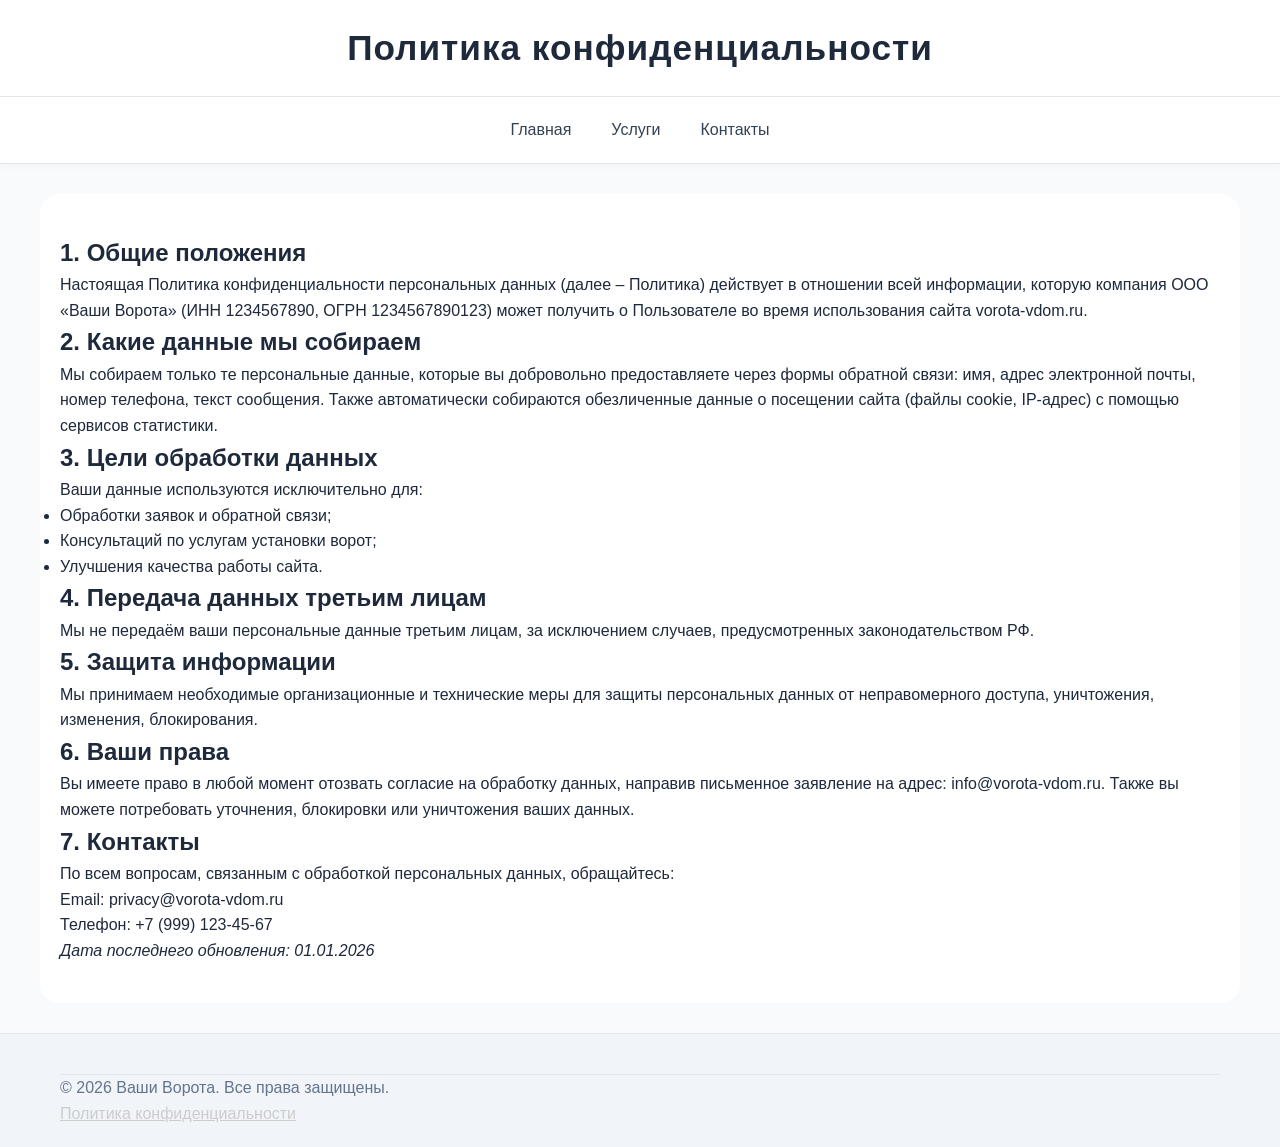
<file: privacy.html>
<!DOCTYPE html>
<html lang="ru">
<head>
    <meta charset="UTF-8">
    <meta name="viewport" content="width=device-width, initial-scale=1.0">
    <title>Политика конфиденциальности - Ваши Ворота</title>
    <link rel="stylesheet" href="style.css">

</head>
<body>
    <header>
        <div class="container">
            <h1>Политика конфиденциальности</h1>
        </div>
    </header>
    <nav>
        <div class="container">
            <ul>
                <li><a href="index.html">Главная</a></li>
                <li><a href="services.html">Услуги</a></li>
                <li><a href="contacts.html">Контакты</a></li>
            </ul>
        </div>
    </nav>
    
    <main class="container" style="padding: 40px 20px; background: white; border-radius: 20px; margin: 30px auto;">
        <h2>1. Общие положения</h2>
        <p>Настоящая Политика конфиденциальности персональных данных (далее – Политика) действует в отношении всей информации, которую компания ООО «Ваши Ворота» (ИНН 1234567890, ОГРН 1234567890123) может получить о Пользователе во время использования сайта vorota-vdom.ru.</p>
        
        <h2>2. Какие данные мы собираем</h2>
        <p>Мы собираем только те персональные данные, которые вы добровольно предоставляете через формы обратной связи: имя, адрес электронной почты, номер телефона, текст сообщения. Также автоматически собираются обезличенные данные о посещении сайта (файлы cookie, IP-адрес) с помощью сервисов статистики.</p>
        
        <h2>3. Цели обработки данных</h2>
        <p>Ваши данные используются исключительно для:</p>
        <ul>
            <li>Обработки заявок и обратной связи;</li>
            <li>Консультаций по услугам установки ворот;</li>
            <li>Улучшения качества работы сайта.</li>
        </ul>
        
        <h2>4. Передача данных третьим лицам</h2>
        <p>Мы не передаём ваши персональные данные третьим лицам, за исключением случаев, предусмотренных законодательством РФ.</p>
        
        <h2>5. Защита информации</h2>
        <p>Мы принимаем необходимые организационные и технические меры для защиты персональных данных от неправомерного доступа, уничтожения, изменения, блокирования.</p>
        
        <h2>6. Ваши права</h2>
        <p>Вы имеете право в любой момент отозвать согласие на обработку данных, направив письменное заявление на адрес: info@vorota-vdom.ru. Также вы можете потребовать уточнения, блокировки или уничтожения ваших данных.</p>
        
        <h2>7. Контакты</h2>
        <p>По всем вопросам, связанным с обработкой персональных данных, обращайтесь: <br>
        Email: privacy@vorota-vdom.ru <br>
        Телефон: +7 (999) 123-45-67</p>
        
        <p><em>Дата последнего обновления: 01.01.2026</em></p>
    </main>
    
    <footer>
        <div class="container">
            <div class="copyright">
                <p>© 2026 Ваши Ворота. Все права защищены.</p>
                <p><a href="privacy.html" style="color: #ccc;">Политика конфиденциальности</a></p>
            </div>
        </div>
    </footer>

</body>
</html>
</file>
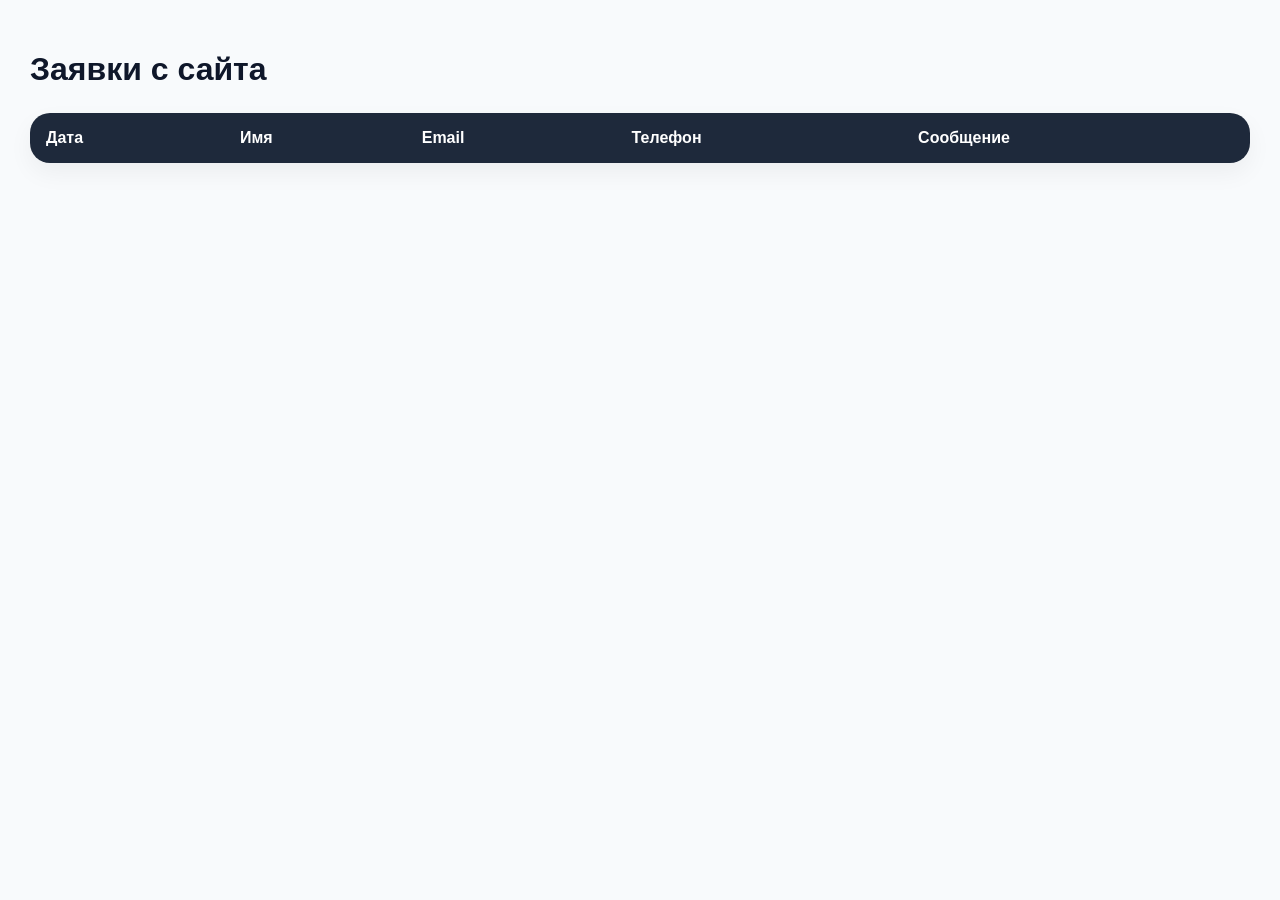
<file: requests.html>
<!DOCTYPE html>
<html lang="ru">
<head>
<meta charset="UTF-8">
<meta name="viewport" content="width=device-width, initial-scale=1.0">
<title>Заявки</title>

<style>
body{
    margin:0;
    font-family:Arial,sans-serif;
    background:#f8fafc;
    color:#0f172a;
}

.container{
    max-width:1400px;
    margin:auto;
    padding:30px;
}

h1{
    margin-bottom:25px;
}

.table-wrap{
    overflow-x:auto;
    background:#fff;
    border-radius:20px;
    box-shadow:0 10px 25px rgba(0,0,0,.05);
}

table{
    width:100%;
    border-collapse:collapse;
    min-width:950px;
}

th{
    background:#1e293b;
    color:#fff;
    padding:16px;
    text-align:left;
}

td{
    padding:14px 16px;
    border-bottom:1px solid #e5e7eb;
    vertical-align:top;
}

tr:hover{
    background:#f8fafc;
}

.empty{
    background:#fff;
    padding:40px;
    border-radius:20px;
    text-align:center;
    color:#64748b;
}
</style>
</head>
<body>

<div class="container">

<h1>Заявки с сайта</h1>

<div class="table-wrap">
<table id="requestsTable">
<thead>
<tr>
<th>Дата</th>
<th>Имя</th>
<th>Email</th>
<th>Телефон</th>
<th>Сообщение</th>
</tr>
</thead>
<tbody></tbody>
</table>
</div>

<div id="empty" class="empty" style="display:none;">
Заявок пока нет
</div>

</div>

<script>
fetch('requests.php')
.then(response => response.json())
.then(data => {

    const tbody = document.querySelector('#requestsTable tbody');
    const empty = document.getElementById('empty');

    if (!data.length) {
        document.querySelector('.table-wrap').style.display = 'none';
        empty.style.display = 'block';
        return;
    }

    data.forEach(row => {

        tbody.innerHTML += `
        <tr>
            <td>${row.date || ''}</td>
            <td>${row.name || ''}</td>
            <td>${row.email || ''}</td>
            <td>${row.phone || ''}</td>
            <td>${row.message || ''}</td>
        </tr>
        `;
    });

});
</script>

</body>
</html>
</file>
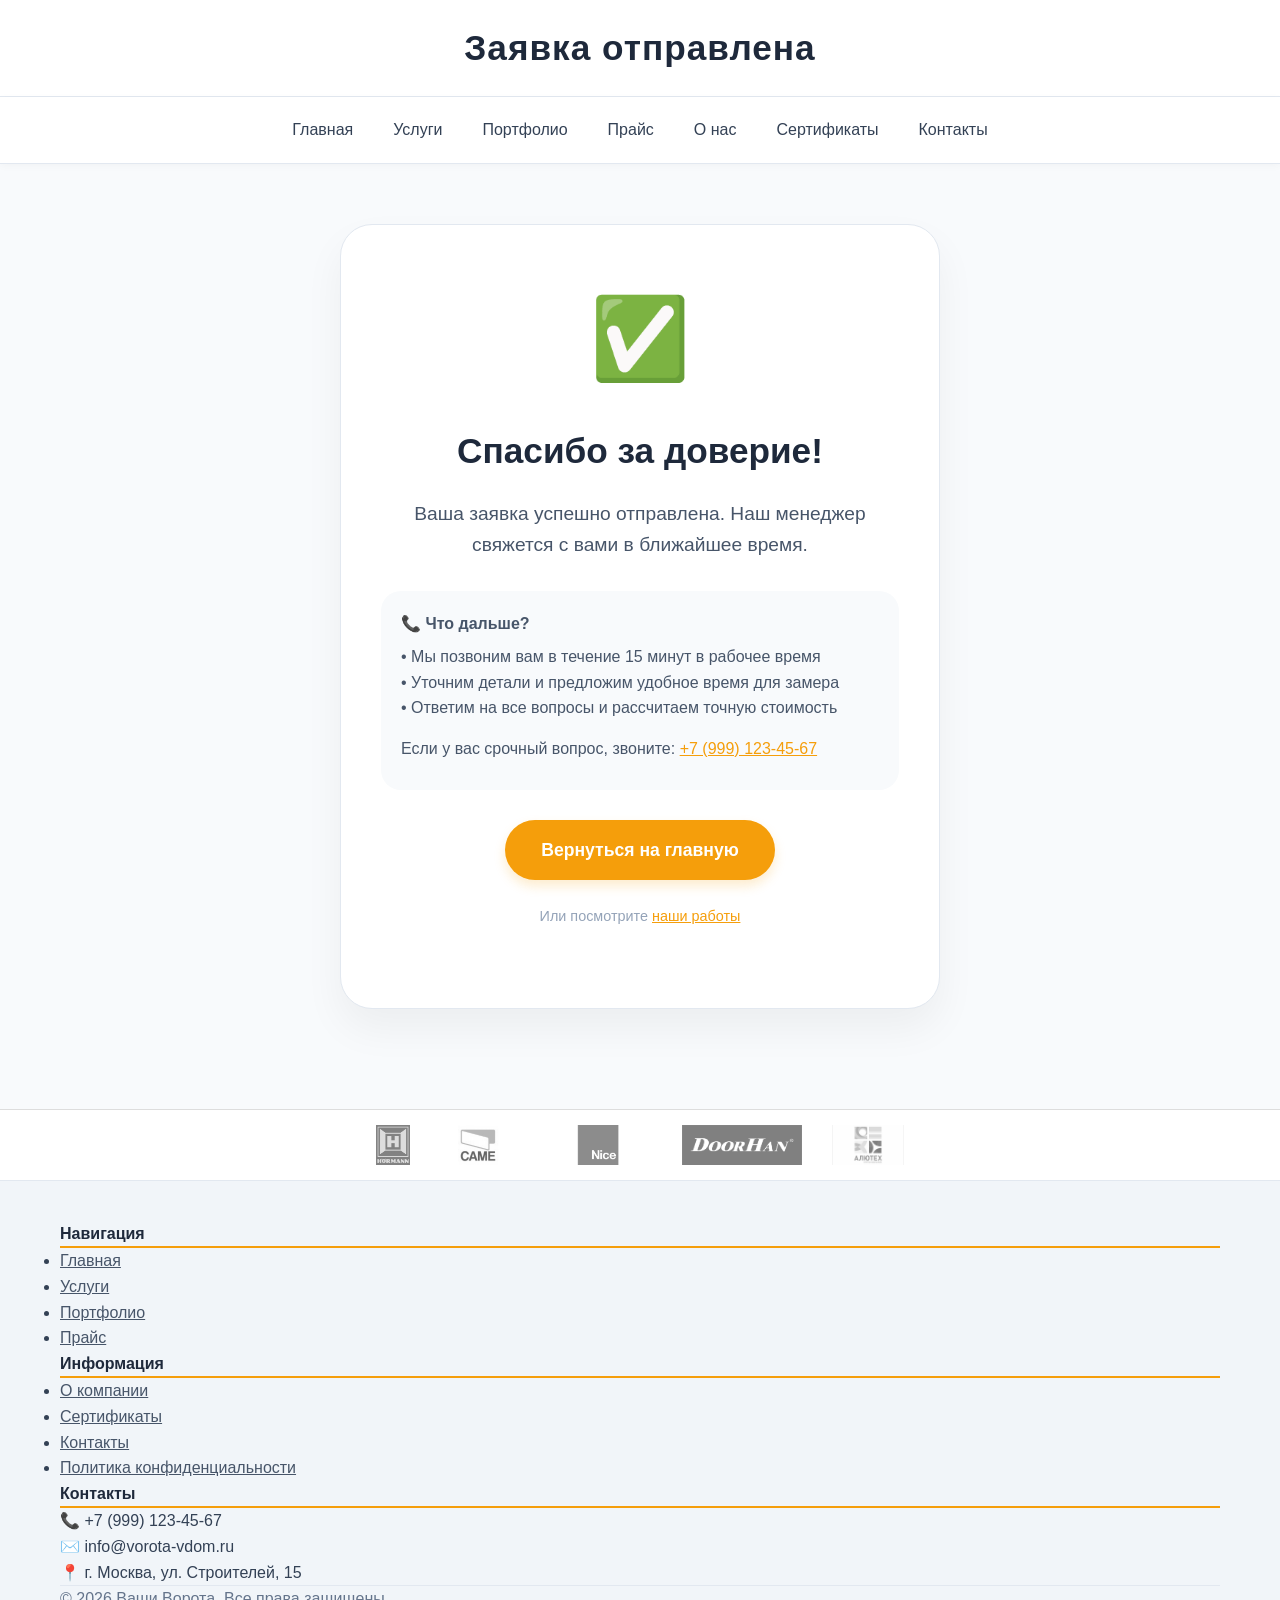
<file: thankyou.html>
<!DOCTYPE html>
<html lang="ru">
<head>
    <meta charset="UTF-8">
    <meta name="viewport" content="width=device-width, initial-scale=1.0">
    <title>Спасибо за заявку - Ваши Ворота</title>
    <link rel="stylesheet" href="style.css">

    <style>
        .thankyou-icon {
            font-size: 5rem;
            margin-bottom: 20px;
            color: #f59e0b;
        }
        .thankyou-box {
            max-width: 600px;
            margin: 0 auto;
            background: white;
            padding: 50px 40px;
            border-radius: 32px;
            box-shadow: 0 20px 40px rgba(0,0,0,0.05);
            border: 1px solid #e2e8f0;
        }
        .thankyou-box h2 {
            font-size: 2.2rem;
            margin-bottom: 20px;
            color: #1e293b;
        }
        .thankyou-box p {
            font-size: 1.2rem;
            color: #475569;
            margin-bottom: 30px;
        }
        .thankyou-details {
            background: #f8fafc;
            padding: 20px;
            border-radius: 20px;
            margin: 30px 0;
            text-align: left;
        }
        .thankyou-details p {
            font-size: 1rem;
            margin-bottom: 8px;
        }
        .btn-home {
            display: inline-block;
            background: #f59e0b;
            color: white;
            padding: 16px 36px;
            border-radius: 50px;
            text-decoration: none;
            font-weight: 600;
            font-size: 1.1rem;
            box-shadow: 0 6px 12px rgba(245, 158, 11, 0.2);
            transition: all 0.3s;
        }
        .btn-home:hover {
            background: #d97706;
            transform: translateY(-3px);
            box-shadow: 0 10px 20px rgba(217, 119, 6, 0.25);
        }
    </style>
</head>
<body>

    

    <header>
        <div class="container">
            <h1>Заявка отправлена</h1>
        </div>
    </header>

    <nav>
        <div class="container">
            <ul>
                <li><a href="index.html">Главная</a></li>
                <li><a href="services.html">Услуги</a></li>
                <li><a href="portfolio.html">Портфолио</a></li>
                <li><a href="pricing.html">Прайс</a></li>
                <li><a href="about.html">О нас</a></li>
                <li><a href="certificates.html">Сертификаты</a></li>
                <li><a href="contacts.html">Контакты</a></li>
            </ul>
        </div>
    </nav>

    <main class="container" style="padding: 60px 20px;">
        <div class="thankyou-box" style="text-align: center;">
            <div class="thankyou-icon">✅</div>
            <h2>Спасибо за доверие!</h2>
            <p>Ваша заявка успешно отправлена. Наш менеджер свяжется с вами в ближайшее время.</p>
            
            <div class="thankyou-details">
                <p><strong>📞 Что дальше?</strong></p>
                <p>• Мы позвоним вам в течение 15 минут в рабочее время<br>
                   • Уточним детали и предложим удобное время для замера<br>
                   • Ответим на все вопросы и рассчитаем точную стоимость</p>
                <p style="margin-top: 15px;">Если у вас срочный вопрос, звоните: <a href="tel:+79991234567" style="color: #f59e0b;">+7 (999) 123-45-67</a></p>
            </div>

            <a href="index.html" class="btn-home">Вернуться на главную</a>
            <p style="margin-top: 25px; color: #94a3b8; font-size: 0.9rem;">
                Или посмотрите <a href="portfolio.html" style="color: #f59e0b;">наши работы</a>
            </p>
        </div>
    </main>

    <!-- Бренды снизу -->
    <div class="brands-bar" style="border-top:1px solid #ddd; border-bottom:none; margin-top: 40px;">
        <div class="container">
            <div class="brand-logos">
                <img src="images/brands/hormann.png" alt="Hörmann">
                <img src="images/brands/came.png" alt="CAME">
                <img src="images/brands/nice.png" alt="Nice">
                <img src="images/brands/doorhan.png" alt="DoorHan">
                <img src="images/brands/alutech.png" alt="Alutech">
            </div>
        </div>
    </div>

    <footer>
        <div class="container">
            <div class="footer-grid">
                <div class="footer-col">
                    <h4>Навигация</h4>
                    <ul>
                        <li><a href="index.html">Главная</a></li>
                        <li><a href="services.html">Услуги</a></li>
                        <li><a href="portfolio.html">Портфолио</a></li>
                        <li><a href="pricing.html">Прайс</a></li>
                    </ul>
                </div>
                <div class="footer-col">
                    <h4>Информация</h4>
                    <ul>
                        <li><a href="about.html">О компании</a></li>
                        <li><a href="certificates.html">Сертификаты</a></li>
                        <li><a href="contacts.html">Контакты</a></li>
                        <li><a href="privacy.html">Политика конфиденциальности</a></li>
                    </ul>
                </div>
                <div class="footer-col">
                    <h4>Контакты</h4>
                    <p>📞 +7 (999) 123-45-67</p>
                    <p>✉️ info@vorota-vdom.ru</p>
                    <p>📍 г. Москва, ул. Строителей, 15</p>
                </div>
            </div>
            <div class="copyright">
                <p>© 2026 Ваши Ворота. Все права защищены.</p>
            </div>
        </div>
    </footer>

</body>
</html>
</file>
<file: style.css>
* {
    margin: 0;
    padding: 0;
    box-sizing: border-box;
    font-family: 'Segoe UI', Roboto, Arial, sans-serif;
}

body {
    background-color: #f8fafc;       /* очень светлый серо-голубой */
    color: #1e293b;                  /* тёмно-сизый, но не чёрный */
    line-height: 1.6;
}

.container {
    max-width: 1200px;
    margin: 0 auto;
    padding: 0 20px;
}

/* ----- Шапка (светлая) ----- */
header {
    background: #ffffff;             /* белый */
    color: #2c3e50;                  /* тёмно-синий */
    padding: 20px 0;
    border-bottom: 1px solid #e2e8f0;
}
header h1 {
    font-size: 2.2rem;
    font-weight: 600;
    letter-spacing: 1px;
    text-align: center;
    color: #1e293b;
}
header p {
    font-size: 1.1rem;
    opacity: 0.8;
    text-align: center;
    color: #475569;
}

/* ----- Навигация (светлая) ----- */
nav {
    background: #ffffff;
    position: sticky;
    top: 0;
    z-index: 100;
    box-shadow: 0 2px 8px rgba(0, 0, 0, 0.03);
    padding: 8px 0;
    border-bottom: 1px solid #e2e8f0;
}
nav ul {
    list-style: none;
    display: flex;
    justify-content: center;
    flex-wrap: wrap;
}
nav ul li a {
    display: block;
    padding: 12px 20px;
    color: #334155;                  /* мягкий тёмно-серый */
    text-decoration: none;
    font-weight: 500;
    border-radius: 30px;
    transition: all 0.2s;
}
nav ul li a:hover {
    background: #f1f5f9;
    color: #0f172a;
}

/* ----- Бренды (светлые) ----- */
.brands-bar {
    background: #ffffff;
    padding: 15px 0;
    border-bottom: 1px solid #e2e8f0;
    text-align: center;
}
.brands-bar span {
    font-weight: 600;
    margin-right: 20px;
    color: #475569;
}
.brand-logos {
    display: flex;
    justify-content: center;
    align-items: center;
    gap: 30px;
    flex-wrap: wrap;
}
.brand-logos img {
    height: 40px;
    filter: grayscale(100%);
    opacity: 0.6;
    transition: 0.3s;
}
.brand-logos img:hover {
    filter: grayscale(0%);
    opacity: 1;
}

/* ----- Hero секция (более светлое затемнение) ----- */
.hero-section {
    background: linear-gradient(rgba(255, 255, 255, 0.7), rgba(255, 255, 255, 0.7)), 
                url('images/hero-bg.jpg') center/cover;
    color: #1e293b;                  /* тёмный текст */
    padding: 80px 0;
    text-align: center;
}
/* Стилизация чекбокса согласия */
.contact-form input[type="checkbox"] {
    accent-color: #f59e0b;  /* оранжевый цвет галочки */
    cursor: pointer;
}
.contact-form label a {
    color: #f59e0b;
    text-decoration: none;
    border-bottom: 1px dashed #f59e0b;
}
.contact-form label a:hover {
    border-bottom: 1px solid #f59e0b;
}
.hero-content h2 {
    font-size: 2.8rem;
    margin-bottom: 20px;
    color: #0f172a;
    text-shadow: 2px 2px 8px rgba(255, 255, 255, 0.8);
}
.hero-content p {
    font-size: 1.3rem;
    margin-bottom: 30px;
    color: #334155;
}
.btn {
    display: inline-block;
    background: #f59e0b;              /* тёплый янтарный */
    color: white;
    padding: 14px 30px;
    border-radius: 40px;
    text-decoration: none;
    font-weight: 600;
    font-size: 1.1rem;
    border: none;
    cursor: pointer;
    transition: 0.3s;
    box-shadow: 0 4px 8px rgba(245, 158, 11, 0.2);
}
.btn:hover {
    background: #d97706;
    transform: translateY(-3px);
    box-shadow: 0 8px 16px rgba(217, 119, 6, 0.25);
}

/* ----- Услуги (карточки светлые) ----- */
.services-section {
    padding: 60px 0;
    background: #ffffff;
}
.services-section h3, .gallery-section h3, .contact-section h3 {
    text-align: center;
    font-size: 2.2rem;
    margin-bottom: 40px;
    color: #1e293b;
}
.services-section h3:after {
    content: '';
    display: block;
    width: 80px;
    height: 3px;
    background: #f59e0b;
    margin: 15px auto;
}
.service-grid {
    display: grid;
    grid-template-columns: repeat(auto-fit, minmax(250px, 1fr));
    gap: 30px;
}
.service-item {
    background: white;
    padding: 20px;
    border-radius: 12px;
    box-shadow: 0 6px 18px rgba(0,0,0,0.05);
    text-align: center;
    transition: transform 0.3s;
    
    /* Новое: flex-контейнер для выравнивания кнопки */
    display: flex;
    flex-direction: column;
    height: 100%;  /* важно для работы в grid */
}

.service-item:hover {
    transform: translateY(-8px);
}

.service-item img {
    width: 100%;
    height: 180px;
    object-fit: cover;
    border-radius: 8px;
    margin-bottom: 15px;
}

.service-item h4 {
    margin-bottom: 10px;
    font-size: 1.3rem;
}
.service-item p {
    flex: 0 0 auto;  /* текст не растягивается */
    margin-bottom: 15px;
}

/* Кнопка прижимается книзу */
.service-item .btn {
    margin-top: auto;
    align-self: center;   /* центрирование по горизонтали */
    width: fit-content;   /* кнопка по ширине контента */
    padding: 8px 20px;    /* можно подстроить под ваш дизайн */
}
.btn-pricing {
    margin-top: 30px;
    text-align: center;
}

/* ----- Галерея (слайдер) ----- */
.gallery-section {
    background: #f8fafc;
    padding: 60px 0;
}
.slider-container {
    position: relative;
    max-width: 800px;
    margin: 0 auto;
    overflow: hidden;
    border-radius: 20px;
    box-shadow: 0 12px 30px rgba(0, 0, 0, 0.05);
}
.slide {
    min-width: 100%;
    text-align: center;
    background: white;
}
.slide img {
    width: 100%;
    height: 450px;
    object-fit: cover;
    display: block;
    cursor: pointer;
}
.slide-caption {
    padding: 18px;
    background: white;
    font-weight: 500;
    color: #334155;
}
.slider-btn {
    position: absolute;
    top: 50%;
    transform: translateY(-50%);
    background: rgba(255, 255, 255, 0.9);
    color: #334155;
    border: none;
    font-size: 2rem;
    width: 48px;
    height: 48px;
    border-radius: 50%;
    cursor: pointer;
    display: flex;
    align-items: center;
    justify-content: center;
    box-shadow: 0 4px 10px rgba(0,0,0,0.05);
    transition: 0.3s;
}
.slider-btn:hover {
    background: white;
    box-shadow: 0 6px 14px rgba(0,0,0,0.1);
}
.dot {
    width: 10px;
    height: 10px;
    background: #cbd5e1;
}
.dot.active {
    background: #f59e0b;
}

/* ----- Формы ----- */
.contact-form {
    max-width: 600px;
    margin: 30px auto;
    background: white;
    padding: 30px;
    border-radius: 24px;
    box-shadow: 0 12px 30px rgba(0,0,0,0.03);
    border: 1px solid #e2e8f0;
}
.contact-form input, .contact-form textarea {
    width: 100%;
    padding: 12px 15px;
    margin-bottom: 20px;
    border: 1px solid #e2e8f0;
    border-radius: 12px;
    font-size: 1rem;
    background: #fafafa;
    transition: border 0.2s;
}
.contact-form input:focus, .contact-form textarea:focus {
    border-color: #f59e0b;
    outline: none;
    background: white;
}
.contact-form button {
    background: #1e293b;
    color: white;
    padding: 14px 25px;
    border: none;
    border-radius: 40px;
    font-size: 1.1rem;
    font-weight: 600;
    cursor: pointer;
    width: 100%;
    transition: 0.3s;
}
.contact-form button:hover {
    background: #0f172a;
}

/* ----- Футер (светлый) ----- */
footer {
    background: #f1f5f9;
    color: #334155;
    padding: 40px 0 20px;
    border-top: 1px solid #e2e8f0;
}
.footer-col h4 {
    color: #1e293b;
    border-bottom: 2px solid #f59e0b;
}
.footer-col ul li a {
    color: #475569;
}
.footer-col ul li a:hover {
    color: #f59e0b;
}
.copyright {
    border-top: 1px solid #e2e8f0;
    color: #64748b;
}

/* ----- Модальное окно ----- */
.modal-content {
    background: white;
    border-radius: 24px;
    box-shadow: 0 20px 40px rgba(0,0,0,0.08);
}
.gallery-section {
    background: linear-gradient(rgba(0, 0, 0, 0.5), rgba(0, 0, 0, 0.5)), 
                url('images/portfolio-bg.webp') center/cover;  /* ← ваше фоновое изображение */
    color: #ffffff;                /* белый текст по умолчанию */
    padding: 60px 0;
}

/* Заголовок секции */
.gallery-section h3 {
    color: #ffffff;
    text-shadow: 2px 2px 8px rgba(0, 0, 0, 0.5);
}
.gallery-section h3:after {
    background: #f59e0b;           /* оранжевая полоска остаётся */
}

/* Слайдер остаётся светлым, чтобы картинки были видны */
.slider-container {
    position: relative;
    max-width: 800px;
    margin: 0 auto;
    overflow: hidden;
    border-radius: 12px;
    box-shadow: 0 10px 30px rgba(0, 0, 0, 0.3);  /* тень усилена для контраста */
}

/* Подпись под слайдом делаем тёмной для читаемости */
.slide-caption {
    padding: 15px;
    background: rgba(255, 255, 255, 0.9);  /* полупрозрачный белый */
    color: #1e293b;
    font-weight: 500;
}

/* Кнопки слайдера оставляем светлыми, но с тенью */
.slider-btn {
    background: rgba(255, 255, 255, 0.8);
    color: #1e293b;
    box-shadow: 0 4px 12px rgba(0,0,0,0.2);
}
.slider-btn:hover {
    background: white;
}

/* Точки пагинации делаем светлыми */
.dot {
    background: rgba(255, 255, 255, 0.5);
}
.dot.active {
    background: #f59e0b;
}

/* Кнопка "Все работы" */
.gallery-section .btn {
    background: #f59e0b;
    color: white;
    box-shadow: 0 4px 8px rgba(0,0,0,0.2);
}
.gallery-section .btn:hover {
    background: #d97706;
}
.services-slider-container {
    position: relative;
    max-width: 900px;
    margin: 0 auto;
    overflow: hidden;
    border-radius: 16px;
    box-shadow: 0 8px 24px rgba(0,0,0,0.08);
    background: white;
}

.services-slider-wrapper {
    display: flex;
    transition: transform 0.5s ease;
    width: 100%;
}

.services-slide {
    min-width: 100%;
    flex-shrink: 0;
    text-align: center;
    background: white;
    padding-bottom: 20px;
}

.services-slide img {
    width: 100%;
    height: 400px;
    object-fit: cover;
    display: block;
    cursor: pointer;
    border-bottom: 1px solid #e2e8f0;
}

.services-slide-caption {
    padding: 20px 25px 10px;
}

.services-slide-caption h4 {
    font-size: 1.6rem;
    margin-bottom: 10px;
    color: #1e293b;
}

.services-slide-caption p {
    color: #475569;
    font-size: 1rem;
    line-height: 1.5;
}

/* Кнопки слайдера */
.services-slider-btn {
    position: absolute;
    top: 50%;
    transform: translateY(-50%);
    background: rgba(255,255,255,0.9);
    color: #1e293b;
    border: none;
    font-size: 2.2rem;
    width: 48px;
    height: 48px;
    border-radius: 50%;
    cursor: pointer;
    display: flex;
    align-items: center;
    justify-content: center;
    box-shadow: 0 4px 10px rgba(0,0,0,0.1);
    transition: all 0.2s;
    z-index: 5;
}

.services-slider-btn:hover {
    background: white;
    box-shadow: 0 6px 14px rgba(0,0,0,0.15);
    color: #f59e0b;
}

.services-prev {
    left: 15px;
}

.services-next {
    right: 15px;
}

/* Точки пагинации */
.services-slider-dots {
    display: flex;
    justify-content: center;
    gap: 10px;
    margin-top: 20px;
}

.services-dot {
    width: 12px;
    height: 12px;
    background: #cbd5e1;
    border-radius: 50%;
    cursor: pointer;
    transition: 0.2s;
}

.services-dot.active {
    background: #f59e0b;
    transform: scale(1.2);
}
.services-intro {
    position: relative;
    background: linear-gradient(rgba(0, 0, 0, 0.55), rgba(0, 0, 0, 0.55)), 
                url('images/services-bg.jpg') center/cover;
    color: white;
    padding: 70px 0;
    margin-bottom: 40px;
    text-align: center;
}

.services-intro h2 {
    font-size: 2.5rem;
    margin-bottom: 20px;
    text-shadow: 2px 2px 6px rgba(0, 0, 0, 0.5);
}

.services-intro p {
    font-size: 1.2rem;
    max-width: 800px;
    margin-left: auto;
    margin-right: auto;
    line-height: 1.7;
    color: #f1f5f9;
    text-shadow: 1px 1px 4px rgba(0, 0, 0, 0.4);
}

.services-intro .subtitle {
    margin-top: 25px;
    font-weight: 500;
    color: #fcd34d;  /* светло-жёлтый акцент */
}
.gallery-grid {
    display: grid;
    grid-template-columns: repeat(auto-fill, minmax(250px, 1fr));
    gap: 20px;
    margin-top: 30px;
}

.gallery-item {
    overflow: hidden;
    border-radius: 12px;
    box-shadow: 0 4px 10px rgba(0,0,0,0.05);
    transition: transform 0.2s;
    background: #fff;
    aspect-ratio: 4 / 3;        /* ← фиксированное соотношение сторон (ширина : высота) */
}

.gallery-item:hover {
    transform: scale(1.02);
    box-shadow: 0 8px 20px rgba(0,0,0,0.1);
}

.gallery-item img {
    width: 100%;
    height: 100%;               /* заполняет весь контейнер */
    object-fit: cover;          /* изображение масштабируется и обрезается без искажений */
    display: block;
    cursor: pointer;
}

/* Адаптация для мобильных */
@media (max-width: 600px) {
    .gallery-grid {
        grid-template-columns: repeat(auto-fill, minmax(140px, 1fr));
        gap: 12px;
    }
    .gallery-item {
        border-radius: 10px;
    }
}
.lightbox {
    display: none;
    position: fixed;
    z-index: 99999;                
    left: 0;
    top: 0;
    width: 100%;
    height: 100%;
    background: rgba(0, 0, 0, 0.92);
    backdrop-filter: blur(3px);
    justify-content: center;
    align-items: center;
    flex-direction: column;
}
.lightbox img {
    max-width: 90%;
    max-height: 80vh;
    border-radius: 8px;
    box-shadow: 0 10px 30px rgba(0,0,0,0.5);
    cursor: grab;
    transition: transform 0.2s ease-out;
}
.lightbox .close {
    position: absolute;
    top: 25px;
    right: 35px;
    color: white;
    font-size: 45px;
    cursor: pointer;
    z-index: 1001;
}
.lightbox-zoom-controls {
    position: absolute;
    bottom: 30px;
    left: 50%;
    transform: translateX(-50%);
    display: flex;
    gap: 15px;
    background: rgba(0,0,0,0.6);
    padding: 10px 20px;
    border-radius: 50px;
    backdrop-filter: blur(5px);
}
.zoom-btn {
    background: white;
    border: none;
    width: 40px;
    height: 40px;
    border-radius: 50%;
    font-size: 24px;
    font-weight: bold;
    color: #1e293b;
    cursor: pointer;
    transition: 0.2s;
    display: flex;
    align-items: center;
    justify-content: center;
}
.zoom-btn:hover {
    background: #f59e0b;
    color: white;
}
#lightbox {
    z-index: 2147483647 !important; /* максимальное возможное значение */
}
.lightbox-nav {
    position: absolute;
    top: 50%;
    transform: translateY(-50%);
    background: rgba(255, 255, 255, 0.2);
    color: white;
    border: none;
    font-size: 3.5rem;
    width: 60px;
    height: 60px;
    border-radius: 50%;
    cursor: pointer;
    display: flex;
    align-items: center;
    justify-content: center;
    backdrop-filter: blur(5px);
    transition: all 0.2s;
    z-index: 1002;
    opacity: 0.7;
}

.lightbox-nav:hover {
    background: rgba(255, 255, 255, 0.4);
    opacity: 1;
}

.lightbox-prev {
    left: 20px;
}

.lightbox-next {
    right: 20px;
}

/* На мобильных устройствах стрелки поменьше */
@media (max-width: 600px) {
    .lightbox-nav {
        width: 45px;
        height: 45px;
        font-size: 2.5rem;
    }
    .lightbox-prev {
        left: 10px;
    }
    .lightbox-next {
        right: 10px;
    }
}

/* ----- СЛАЙДЕР УСЛУГ (ПОЛНОСТЬЮ ИСПРАВЛЕННЫЙ) ----- */
.services-slider-container {
    position: relative;
    max-width: 900px;
    margin: 0 auto;
    overflow: hidden;
    border-radius: 16px;
    box-shadow: 0 8px 24px rgba(0,0,0,0.08);
    background: white;
 
}

.services-slider-wrapper {
    display: flex;
    transition: transform 0.5s ease;
    width: 100%;
    align-items: stretch; /* растягиваем слайды по высоте */
}

.services-slide {
    min-width: 100%;
    flex-shrink: 0;
    background: white;
    height: 650px !important;          /* фиксированная высота с !important */
    max-height: 650px !important;
    overflow: hidden !important;
    display: flex !important;
    flex-direction: column !important;
    box-sizing: border-box;
}

.services-slide img {
    width: 100%;
    height: 400px;
    object-fit: cover;
    display: flex;
    flex-shrink: 0;
    border-bottom: 1px solid #e2e8f0;
}

.services-slide-caption {
    padding: 20px 25px;
    flex: 1 1 auto;
    overflow-y: auto;
    min-height: 0;
    box-sizing: border-box;
    scrollbar-width: thin;
    scrollbar-color: #cbd5e1 #f8fafc;
    word-wrap: break-word;        /* перенос длинных слов */
    overflow-wrap: break-word;    /* современный аналог */
    white-space: normal;          /* текст переносится */
    max-width: 100%;              /* не шире родителя */
    box-sizing: border-box;
}

.services-slide-caption::-webkit-scrollbar {
    width: 5px;
}
.services-slide-caption::-webkit-scrollbar-track {
    background: #f8fafc;
}
.services-slide-caption::-webkit-scrollbar-thumb {
    background: #cbd5e1;
    border-radius: 10px;
}

.services-slide-caption h4 {
    font-size: 1.6rem;
    margin-bottom: 10px;
    color: #1e293b;
}

.services-slide-caption p {
    color: #475569;
    font-size: 1rem;
    line-height: 1.5;
    margin: 0;
}

/* Кнопки */
.services-slider-btn {
    position: absolute;
    top: 50%;
    transform: translateY(-50%);
    background: rgba(255,255,255,0.9);
    color: #1e293b;
    border: none;
    font-size: 2.2rem;
    width: 48px;
    height: 48px;
    border-radius: 50%;
    cursor: pointer;
    display: flex;
    align-items: center;
    justify-content: center;
    box-shadow: 0 4px 10px rgba(0,0,0,0.1);
    transition: all 0.2s;
    z-index: 5;
}
.services-slider-btn:hover {
    background: white;
    box-shadow: 0 6px 14px rgba(0,0,0,0.15);
    color: #f59e0b;
}
.services-prev { left: 15px; }
.services-next { right: 15px; }

/* Точки */
.services-slider-dots {
    display: flex;
    justify-content: center;
    gap: 10px;
    margin-top: 20px;
}
.services-dot {
    width: 12px;
    height: 12px;
    background: #cbd5e1;
    border-radius: 50%;
    cursor: pointer;
    transition: 0.2s;
}
.services-dot.active {
    background: #f59e0b;
    transform: scale(1.2);
}
.services-slider-wrapper,
.services-slider-container {
    width: 100%;
}
/* Модальное окно (выплывающая форма) */
.modal {
    display: none;
    position: fixed;
    z-index: 10000;                /* очень высокий z-index */
    left: 0;
    top: 0;
    width: 100%;
    height: 100%;
    background: rgba(0, 0, 0, 0.6);
    backdrop-filter: blur(4px);
    justify-content: center;
    align-items: center;
}

.modal.show {                     /* класс для отображения (можно использовать) */
    display: flex;
}

.modal-content {
    background: white;
    padding: 30px;
    border-radius: 24px;
    max-width: 500px;
    width: 90%;
    position: relative;
    animation: modalFade 0.3s;
    box-shadow: 0 20px 40px rgba(0,0,0,0.2);
}

.modal-content .close-modal {
    position: absolute;
    top: 15px;
    right: 20px;
    font-size: 28px;
    cursor: pointer;
    color: #64748b;
    transition: 0.2s;
}
.modal-content .close-modal:hover {
    color: #f59e0b;
}

@keyframes modalFade {
    from { opacity: 0; transform: translateY(-30px); }
    to { opacity: 1; transform: translateY(0); }
}
</file>
